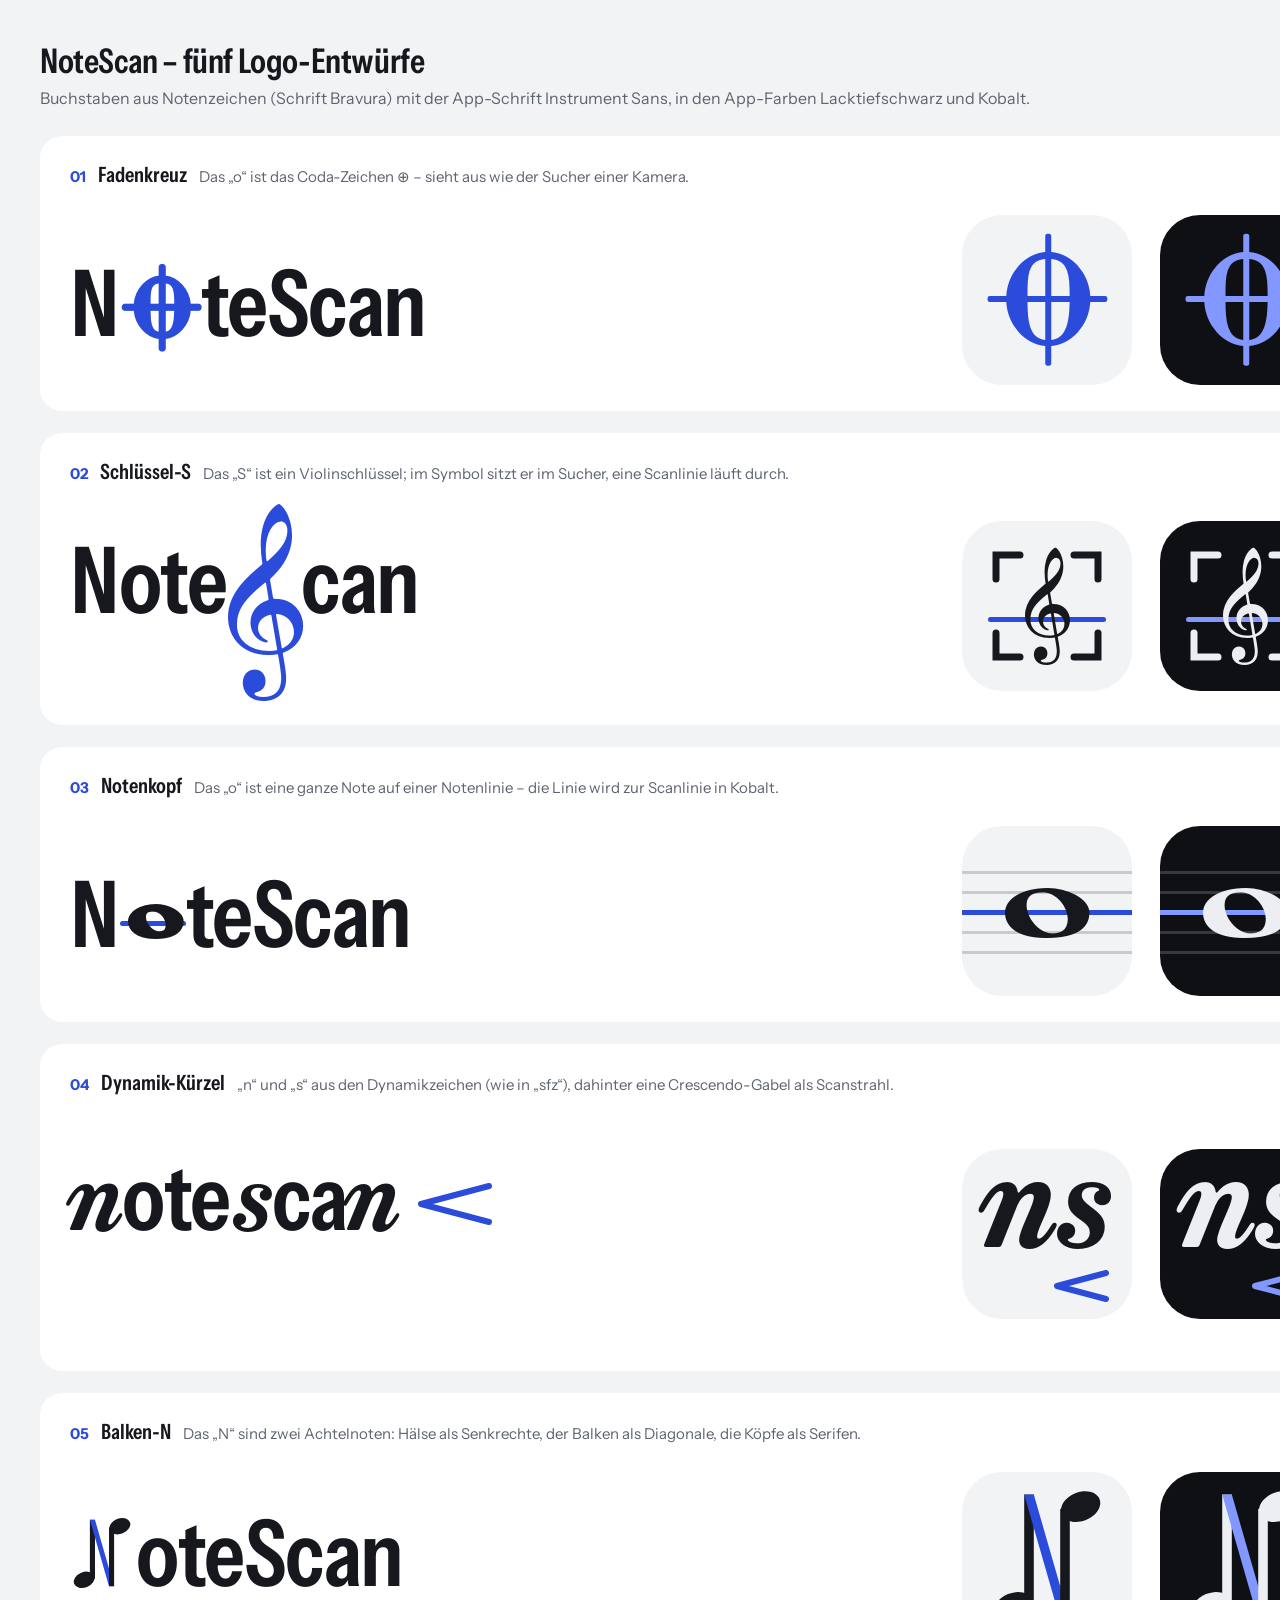
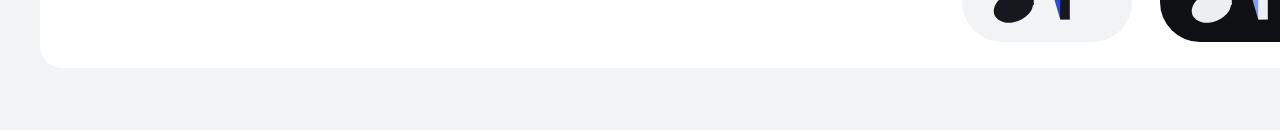
<file: docs/logos/logos.html>
<!doctype html>
<html lang="de">
<head>
<meta charset="utf-8">
<title>NoteScan Logos</title>
<style>
  @font-face { font-family: Bravura; src: url("../../app/src/main/assets/fonts/Bravura.otf"); }
  @font-face { font-family: Inst; src: url("../../app/src/main/res/font/instrument_sans.ttf"); font-weight: 400 700; font-stretch: 75% 100%; }
  :root { --ink: #16181D; --ink2: #5D6370; --kobalt: #2B4BDB; --kobalt-d: #8297FF; --bg: #F2F3F5; --paper: #FFFFFF; --dark: #0E1014; --dark2: #171A20; --light: #ECEEF2; }
  * { box-sizing: border-box; margin: 0; }
  body { background: var(--bg); font-family: Inst, sans-serif; color: var(--ink); padding: 40px; width: 1400px; }
  h1 { font: 620 34px Inst; font-variation-settings: "wdth" 78; letter-spacing: -0.4px; margin-bottom: 6px; }
  .sub { color: var(--ink2); font-size: 16px; margin-bottom: 28px; }
  .card { background: var(--paper); border-radius: 22px; padding: 26px 30px; margin-bottom: 22px; display: grid; grid-template-columns: 1fr 170px 170px; gap: 28px; align-items: center; }
  .label { grid-column: 1 / -1; display: flex; gap: 12px; align-items: baseline; }
  .num { font: 700 15px Inst; color: var(--kobalt); }
  .name { font: 620 21px Inst; font-variation-settings: "wdth" 78; }
  .why { color: var(--ink2); font-size: 15px; }
  .word { font: 620 92px Inst; font-variation-settings: "wdth" 78; letter-spacing: -1.5px; color: var(--ink); white-space: nowrap; line-height: 1; padding: 22px 0 30px; }
  .icon { width: 170px; height: 170px; border-radius: 40px; position: relative; overflow: hidden; display: flex; align-items: center; justify-content: center; }
  .icon.l { background: var(--bg); }
  .icon.d { background: var(--dark); }
  .k { color: var(--kobalt); }
  .icon.d .k { color: var(--kobalt-d); }
  .icon.d .ink { color: var(--light); fill: var(--light); }
  .bra { font-family: Bravura; font-weight: normal; letter-spacing: 0; }
  svg { display: block; }
</style>
</head>
<body>
<h1>NoteScan – fünf Logo-Entwürfe</h1>
<div class="sub">Buchstaben aus Notenzeichen (Schrift Bravura) mit der App-Schrift Instrument Sans, in den App-Farben Lacktiefschwarz und Kobalt.</div>

<!-- 1 Coda als Fadenkreuz -->
<div class="card">
  <div class="label"><span class="num">01</span><span class="name">Fadenkreuz</span><span class="why">Das „o“ ist das Coda-Zeichen ⊕ – sieht aus wie der Sucher einer Kamera.</span></div>
  <div class="word">N<svg width="77" height="92" viewBox="0 0 77 92" style="display:inline-block; overflow:visible; margin:0 2px 0 3px;"><text x="0.3" y="95" font-family="Bravura" font-size="80" fill="#2B4BDB">&#xE048;</text></svg>teScan</div>
  <div class="icon l"><svg width="170" height="170"><text x="25.6" y="131.3" font-family="Bravura" font-size="125" fill="#2B4BDB">&#xE048;</text></svg></div>
  <div class="icon d"><svg width="170" height="170"><text x="25.6" y="131.3" font-family="Bravura" font-size="125" fill="#8297FF">&#xE048;</text></svg></div>
</div>

<!-- 2 Violinschlüssel als S -->
<div class="card">
  <div class="label"><span class="num">02</span><span class="name">Schlüssel-S</span><span class="why">Das „S“ ist ein Violinschlüssel; im Symbol sitzt er im Sucher, eine Scanlinie läuft durch.</span></div>
  <div class="word">Note<span class="bra k" style="font-size:112px; position:relative; top:14px; margin:0 -2px 0 2px;">&#xE050;</span>can</div>
  <div class="icon l">
    <svg width="170" height="170" viewBox="0 0 170 170" style="position:absolute;inset:0">
      <g fill="none" stroke="#16181D" stroke-width="7" stroke-linecap="round" class="ink"><path d="M34 58V34h24M112 34h24v24M136 112v24h-24M58 136H34v-24"/></g>
      <rect x="26" y="96" width="118" height="5" rx="2.5" fill="#2B4BDB"/>
    </svg>
    <svg width="170" height="170" style="position:absolute;inset:0"><text x="62.5" y="99.7" font-family="Bravura" font-size="67" fill="#16181D">&#xE050;</text></svg>
  </div>
  <div class="icon d">
    <svg width="170" height="170" viewBox="0 0 170 170" style="position:absolute;inset:0">
      <g fill="none" stroke="#ECEEF2" stroke-width="7" stroke-linecap="round"><path d="M34 58V34h24M112 34h24v24M136 112v24h-24M58 136H34v-24"/></g>
      <rect x="26" y="96" width="118" height="5" rx="2.5" fill="#8297FF"/>
    </svg>
    <svg width="170" height="170" style="position:absolute;inset:0"><text x="62.5" y="99.7" font-family="Bravura" font-size="67" fill="#ECEEF2">&#xE050;</text></svg>
  </div>
</div>

<!-- 3 Ganze Note als o, Scanlinie -->
<div class="card">
  <div class="label"><span class="num">03</span><span class="name">Notenkopf</span><span class="why">Das „o“ ist eine ganze Note auf einer Notenlinie – die Linie wird zur Scanlinie in Kobalt.</span></div>
  <div class="word">N<svg width="54" height="92" viewBox="0 0 54 92" style="display:inline-block; overflow:visible; margin:0 6px 0 7px;"><rect x="-6" y="66" width="66" height="5" rx="2.5" fill="#2B4BDB"/><text x="1.7" y="68.5" font-family="Bravura" font-size="120" fill="#16181D">&#xE0A2;</text></svg>teScan</div>
  <div class="icon l">
    <svg width="170" height="170" viewBox="0 0 170 170" style="position:absolute;inset:0"><g fill="#16181D" opacity=".18"><rect x="0" y="45" width="170" height="3"/><rect x="0" y="65" width="170" height="3"/><rect x="0" y="105" width="170" height="3"/><rect x="0" y="125" width="170" height="3"/></g><rect x="0" y="84" width="170" height="5" fill="#2B4BDB"/></svg>
    <svg width="170" height="170" style="position:absolute;inset:0"><text x="42.8" y="86.5" font-family="Bravura" font-size="200" fill="#16181D">&#xE0A2;</text></svg>
  </div>
  <div class="icon d">
    <svg width="170" height="170" viewBox="0 0 170 170" style="position:absolute;inset:0"><g fill="#ECEEF2" opacity=".18"><rect x="0" y="45" width="170" height="3"/><rect x="0" y="65" width="170" height="3"/><rect x="0" y="105" width="170" height="3"/><rect x="0" y="125" width="170" height="3"/></g><rect x="0" y="84" width="170" height="5" fill="#8297FF"/></svg>
    <svg width="170" height="170" style="position:absolute;inset:0"><text x="42.8" y="86.5" font-family="Bravura" font-size="200" fill="#ECEEF2">&#xE0A2;</text></svg>
  </div>
</div>

<!-- 4 Dynamik-Kürzel ns -->
<div class="card">
  <div class="label"><span class="num">04</span><span class="name">Dynamik-Kürzel</span><span class="why">„n“ und „s“ aus den Dynamikzeichen (wie in „sfz“), dahinter eine Crescendo-Gabel als Scanstrahl.</span></div>
  <div class="word"><span class="bra" style="font-size:170px;">&#xE526;</span>ote<span class="bra" style="font-size:170px; margin-left:3px;">&#xE524;</span>ca<span class="bra" style="font-size:170px;">&#xE526;</span><svg width="78" height="44" viewBox="0 0 78 44" style="display:inline-block; margin-left:16px; vertical-align:4px;"><path d="M74 4L6 22l68 18" fill="none" stroke="#2B4BDB" stroke-width="6" stroke-linecap="round" stroke-linejoin="round"/></svg></div>
  <div class="icon l"><svg width="170" height="170" style="position:absolute;inset:0"><text x="22" y="98" font-family="Bravura" font-size="236" fill="#16181D">&#xE526;&#xE524;</text></svg><svg width="58" height="34" viewBox="0 0 58 34" style="position:absolute; right:22px; bottom:16px;"><path d="M54 4L5 17l49 13" fill="none" stroke="#2B4BDB" stroke-width="6" stroke-linecap="round" stroke-linejoin="round"/></svg></div>
  <div class="icon d"><svg width="170" height="170" style="position:absolute;inset:0"><text x="22" y="98" font-family="Bravura" font-size="236" fill="#ECEEF2">&#xE526;&#xE524;</text></svg><svg width="58" height="34" viewBox="0 0 58 34" style="position:absolute; right:22px; bottom:16px;"><path d="M54 4L5 17l49 13" fill="none" stroke="#8297FF" stroke-width="6" stroke-linecap="round" stroke-linejoin="round"/></svg></div>
</div>

<!-- 5 Balken-N -->
<div class="card">
  <div class="label"><span class="num">05</span><span class="name">Balken-N</span><span class="why">Das „N“ sind zwei Achtelnoten: Hälse als Senkrechte, der Balken als Diagonale, die Köpfe als Serifen.</span></div>
  <div class="word"><svg width="64" height="74" viewBox="0 0 100 116" style="display:inline-block; vertical-align:-4px; margin-right:2px; overflow:visible;">
      <ellipse cx="22" cy="100" rx="17" ry="12" transform="rotate(-22 22 100)" fill="#16181D"/>
      <rect x="31" y="6" width="8" height="92" fill="#16181D"/>
      <polygon points="31,6 39,6 69,110 61,110" fill="#2B4BDB"/>
      <rect x="61" y="18" width="8" height="92" fill="#16181D"/>
      <ellipse cx="78" cy="16" rx="17" ry="12" transform="rotate(-22 78 16)" fill="#16181D"/>
    </svg>oteScan</div>
  <div class="icon l"><svg width="120" height="140" viewBox="0 0 100 116">
      <ellipse cx="22" cy="100" rx="17" ry="12" transform="rotate(-22 22 100)" fill="#16181D"/>
      <rect x="31" y="6" width="8" height="92" fill="#16181D"/>
      <polygon points="31,6 39,6 69,110 61,110" fill="#2B4BDB"/>
      <rect x="61" y="18" width="8" height="92" fill="#16181D"/>
      <ellipse cx="78" cy="16" rx="17" ry="12" transform="rotate(-22 78 16)" fill="#16181D"/>
    </svg></div>
  <div class="icon d"><svg width="120" height="140" viewBox="0 0 100 116">
      <ellipse cx="22" cy="100" rx="17" ry="12" transform="rotate(-22 22 100)" fill="#ECEEF2"/>
      <rect x="31" y="6" width="8" height="92" fill="#ECEEF2"/>
      <polygon points="31,6 39,6 69,110 61,110" fill="#8297FF"/>
      <rect x="61" y="18" width="8" height="92" fill="#ECEEF2"/>
      <ellipse cx="78" cy="16" rx="17" ry="12" transform="rotate(-22 78 16)" fill="#ECEEF2"/>
    </svg></div>
</div>
</body>
</html>
</file>
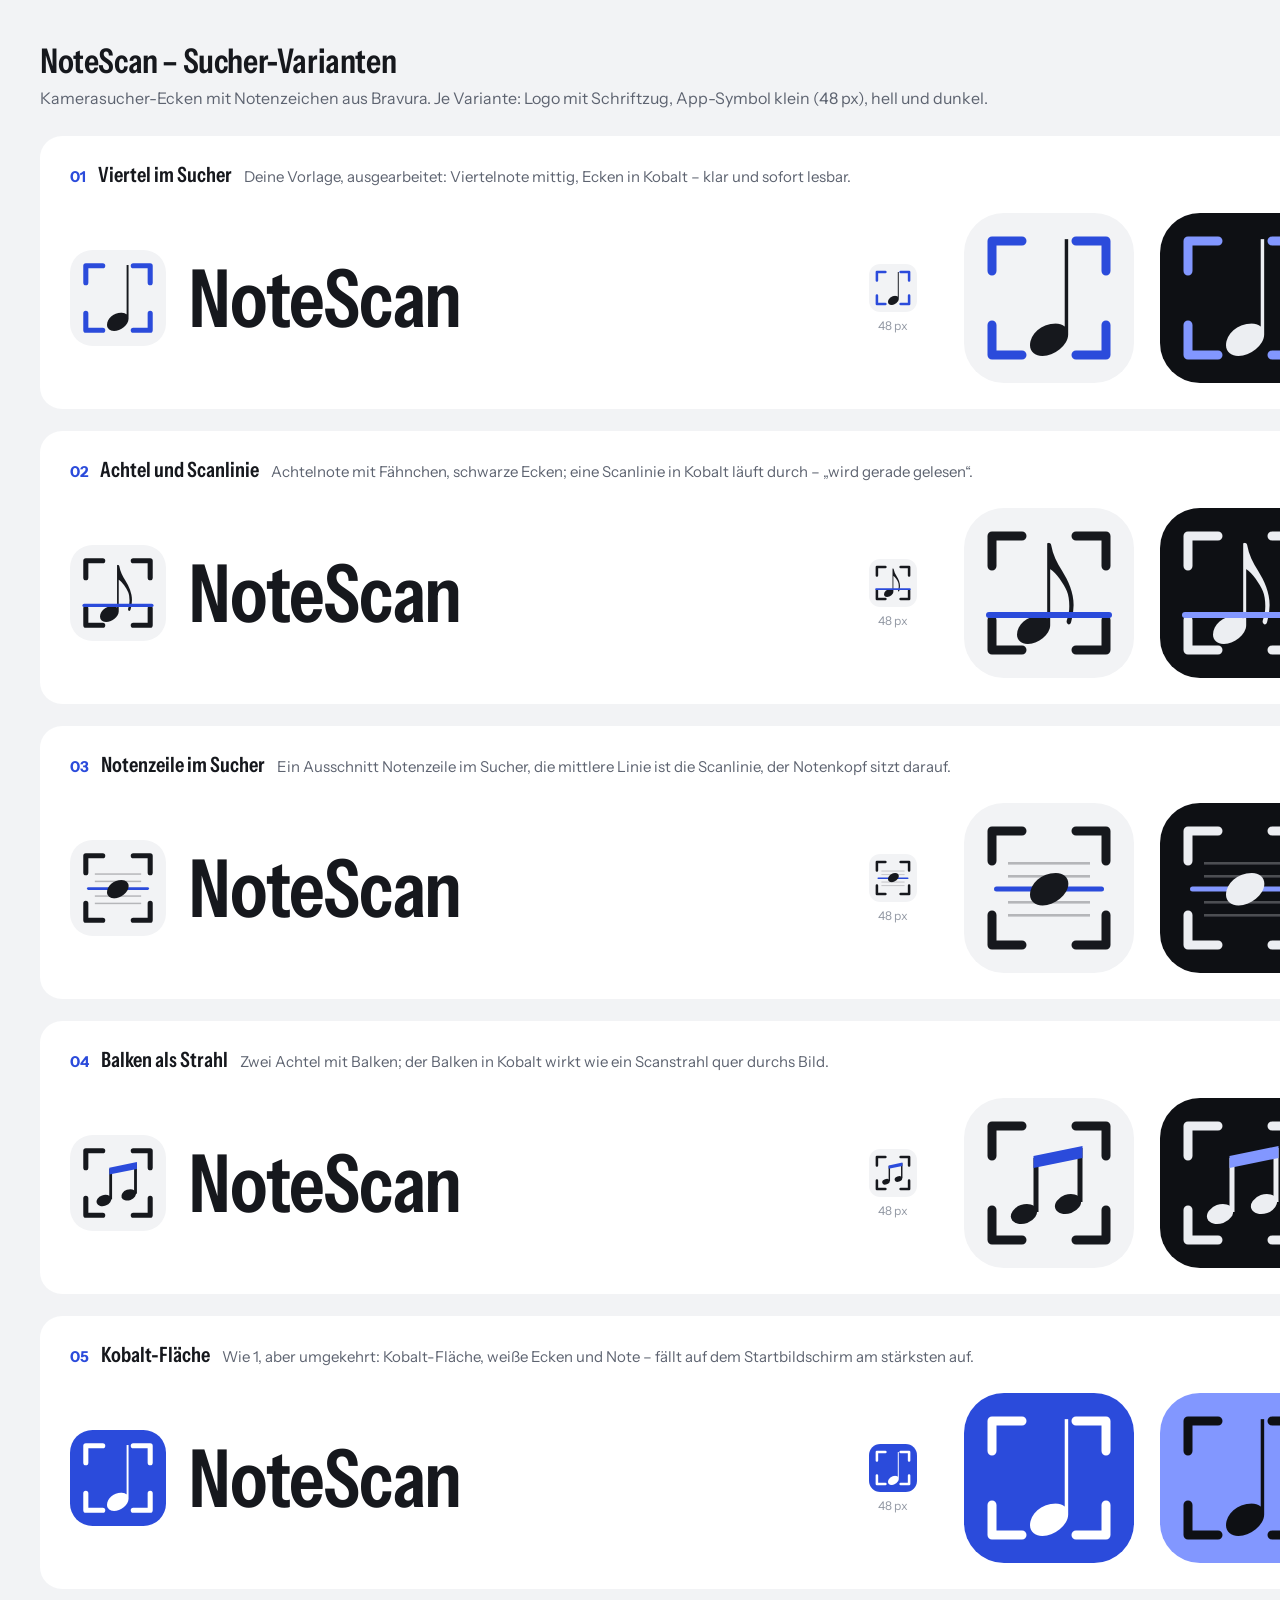
<file: docs/logos/logos2.html>
<!doctype html>
<html lang="de"><head><meta charset="utf-8"><title>NoteScan Sucher-Logos</title>
<style>
  @font-face { font-family: Bravura; src: url("../../app/src/main/assets/fonts/Bravura.otf"); }
  @font-face { font-family: Inst; src: url("../../app/src/main/res/font/instrument_sans.ttf"); font-weight: 400 700; font-stretch: 75% 100%; }
  * { box-sizing: border-box; margin: 0; }
  body { background: #F2F3F5; font-family: Inst, sans-serif; color: #16181D; padding: 40px; width: 1400px; }
  h1 { font: 620 34px Inst; font-variation-settings: "wdth" 78; letter-spacing: -.4px; margin-bottom: 6px; }
  .sub { color: #5D6370; font-size: 16px; margin-bottom: 28px; }
  .card { background: #fff; border-radius: 22px; padding: 26px 30px; margin-bottom: 22px; display: grid;
          grid-template-columns: 1fr 90px 170px 170px; gap: 26px; align-items: center; }
  .label { grid-column: 1 / -1; display: flex; gap: 12px; align-items: baseline; }
  .num { font: 700 15px Inst; color: #2B4BDB; }
  .name { font: 620 21px Inst; font-variation-settings: "wdth" 78; }
  .why { color: #5D6370; font-size: 15px; }
  .lock { display: flex; align-items: center; gap: 22px; }
  .word { font: 620 80px Inst; font-variation-settings: "wdth" 78; letter-spacing: -1.4px; line-height: 1; }
  .mini { display: flex; flex-direction: column; align-items: center; gap: 6px; color: #9399A4; font-size: 12px; }
  svg { display: block; }
</style></head><body>
<h1>NoteScan – Sucher-Varianten</h1>
<div class="sub">Kamerasucher-Ecken mit Notenzeichen aus Bravura. Je Variante: Logo mit Schriftzug, App-Symbol klein (48 px), hell und dunkel.</div>

<div class="card">
  <div class="label"><span class="num">01</span><span class="name">Viertel im Sucher</span><span class="why">Deine Vorlage, ausgearbeitet: Viertelnote mittig, Ecken in Kobalt – klar und sofort lesbar.</span></div>
  <div class="lock"><svg viewBox="0 0 170 170" width="96" height="96"><rect width="170" height="170" rx="40" fill="#F2F3F5"/><g fill="none" stroke="#2B4BDB" stroke-width="9" stroke-linecap="round" stroke-linejoin="round"><path d="M28 58V28h30M112 28h30v30M142 112v30h-30M58 142H28v-30"/></g><text x="65.9" y="127.2" font-family="Bravura" font-size="115" fill="#16181D">&#xE1D5;</text></svg><span class="word">NoteScan</span></div>
  <div class="mini"><svg viewBox="0 0 170 170" width="48" height="48"><rect width="170" height="170" rx="40" fill="#F2F3F5"/><g fill="none" stroke="#2B4BDB" stroke-width="9" stroke-linecap="round" stroke-linejoin="round"><path d="M28 58V28h30M112 28h30v30M142 112v30h-30M58 142H28v-30"/></g><text x="65.9" y="127.2" font-family="Bravura" font-size="115" fill="#16181D">&#xE1D5;</text></svg><span>48 px</span></div>
  <svg viewBox="0 0 170 170" width="170" height="170"><rect width="170" height="170" rx="40" fill="#F2F3F5"/><g fill="none" stroke="#2B4BDB" stroke-width="9" stroke-linecap="round" stroke-linejoin="round"><path d="M28 58V28h30M112 28h30v30M142 112v30h-30M58 142H28v-30"/></g><text x="65.9" y="127.2" font-family="Bravura" font-size="115" fill="#16181D">&#xE1D5;</text></svg>
  <svg viewBox="0 0 170 170" width="170" height="170"><rect width="170" height="170" rx="40" fill="#0E1014"/><g fill="none" stroke="#8297FF" stroke-width="9" stroke-linecap="round" stroke-linejoin="round"><path d="M28 58V28h30M112 28h30v30M142 112v30h-30M58 142H28v-30"/></g><text x="65.9" y="127.2" font-family="Bravura" font-size="115" fill="#ECEEF2">&#xE1D5;</text></svg>
</div>
<div class="card">
  <div class="label"><span class="num">02</span><span class="name">Achtel und Scanlinie</span><span class="why">Achtelnote mit Fähnchen, schwarze Ecken; eine Scanlinie in Kobalt läuft durch – „wird gerade gelesen“.</span></div>
  <div class="lock"><svg viewBox="0 0 170 170" width="96" height="96"><rect width="170" height="170" rx="40" fill="#F2F3F5"/><g fill="none" stroke="#16181D" stroke-width="9" stroke-linecap="round" stroke-linejoin="round"><path d="M28 58V28h30M112 28h30v30M142 112v30h-30M58 142H28v-30"/></g><text x="52.7" y="121.7" font-family="Bravura" font-size="100" fill="#16181D">&#xE1D7;</text><rect x="22" y="104" width="126" height="6" rx="3" fill="#2B4BDB"/></svg><span class="word">NoteScan</span></div>
  <div class="mini"><svg viewBox="0 0 170 170" width="48" height="48"><rect width="170" height="170" rx="40" fill="#F2F3F5"/><g fill="none" stroke="#16181D" stroke-width="9" stroke-linecap="round" stroke-linejoin="round"><path d="M28 58V28h30M112 28h30v30M142 112v30h-30M58 142H28v-30"/></g><text x="52.7" y="121.7" font-family="Bravura" font-size="100" fill="#16181D">&#xE1D7;</text><rect x="22" y="104" width="126" height="6" rx="3" fill="#2B4BDB"/></svg><span>48 px</span></div>
  <svg viewBox="0 0 170 170" width="170" height="170"><rect width="170" height="170" rx="40" fill="#F2F3F5"/><g fill="none" stroke="#16181D" stroke-width="9" stroke-linecap="round" stroke-linejoin="round"><path d="M28 58V28h30M112 28h30v30M142 112v30h-30M58 142H28v-30"/></g><text x="52.7" y="121.7" font-family="Bravura" font-size="100" fill="#16181D">&#xE1D7;</text><rect x="22" y="104" width="126" height="6" rx="3" fill="#2B4BDB"/></svg>
  <svg viewBox="0 0 170 170" width="170" height="170"><rect width="170" height="170" rx="40" fill="#0E1014"/><g fill="none" stroke="#ECEEF2" stroke-width="9" stroke-linecap="round" stroke-linejoin="round"><path d="M28 58V28h30M112 28h30v30M142 112v30h-30M58 142H28v-30"/></g><text x="52.7" y="121.7" font-family="Bravura" font-size="100" fill="#ECEEF2">&#xE1D7;</text><rect x="22" y="104" width="126" height="6" rx="3" fill="#8297FF"/></svg>
</div>
<div class="card">
  <div class="label"><span class="num">03</span><span class="name">Notenzeile im Sucher</span><span class="why">Ein Ausschnitt Notenzeile im Sucher, die mittlere Linie ist die Scanlinie, der Notenkopf sitzt darauf.</span></div>
  <div class="lock"><svg viewBox="0 0 170 170" width="96" height="96"><rect width="170" height="170" rx="40" fill="#F2F3F5"/><g fill="none" stroke="#16181D" stroke-width="9" stroke-linecap="round" stroke-linejoin="round"><path d="M28 58V28h30M112 28h30v30M142 112v30h-30M58 142H28v-30"/></g><rect x="44" y="59" width="82" height="2.6" fill="#16181D" opacity=".28"/><rect x="44" y="72" width="82" height="2.6" fill="#16181D" opacity=".28"/><rect x="44" y="98" width="82" height="2.6" fill="#16181D" opacity=".28"/><rect x="44" y="111" width="82" height="2.6" fill="#16181D" opacity=".28"/><rect x="30" y="83.5" width="110" height="5" rx="2.5" fill="#2B4BDB"/><text x="65.8" y="86.0" font-family="Bravura" font-size="130" fill="#16181D">&#xE0A4;</text></svg><span class="word">NoteScan</span></div>
  <div class="mini"><svg viewBox="0 0 170 170" width="48" height="48"><rect width="170" height="170" rx="40" fill="#F2F3F5"/><g fill="none" stroke="#16181D" stroke-width="9" stroke-linecap="round" stroke-linejoin="round"><path d="M28 58V28h30M112 28h30v30M142 112v30h-30M58 142H28v-30"/></g><rect x="44" y="59" width="82" height="2.6" fill="#16181D" opacity=".28"/><rect x="44" y="72" width="82" height="2.6" fill="#16181D" opacity=".28"/><rect x="44" y="98" width="82" height="2.6" fill="#16181D" opacity=".28"/><rect x="44" y="111" width="82" height="2.6" fill="#16181D" opacity=".28"/><rect x="30" y="83.5" width="110" height="5" rx="2.5" fill="#2B4BDB"/><text x="65.8" y="86.0" font-family="Bravura" font-size="130" fill="#16181D">&#xE0A4;</text></svg><span>48 px</span></div>
  <svg viewBox="0 0 170 170" width="170" height="170"><rect width="170" height="170" rx="40" fill="#F2F3F5"/><g fill="none" stroke="#16181D" stroke-width="9" stroke-linecap="round" stroke-linejoin="round"><path d="M28 58V28h30M112 28h30v30M142 112v30h-30M58 142H28v-30"/></g><rect x="44" y="59" width="82" height="2.6" fill="#16181D" opacity=".28"/><rect x="44" y="72" width="82" height="2.6" fill="#16181D" opacity=".28"/><rect x="44" y="98" width="82" height="2.6" fill="#16181D" opacity=".28"/><rect x="44" y="111" width="82" height="2.6" fill="#16181D" opacity=".28"/><rect x="30" y="83.5" width="110" height="5" rx="2.5" fill="#2B4BDB"/><text x="65.8" y="86.0" font-family="Bravura" font-size="130" fill="#16181D">&#xE0A4;</text></svg>
  <svg viewBox="0 0 170 170" width="170" height="170"><rect width="170" height="170" rx="40" fill="#0E1014"/><g fill="none" stroke="#ECEEF2" stroke-width="9" stroke-linecap="round" stroke-linejoin="round"><path d="M28 58V28h30M112 28h30v30M142 112v30h-30M58 142H28v-30"/></g><rect x="44" y="59" width="82" height="2.6" fill="#ECEEF2" opacity=".28"/><rect x="44" y="72" width="82" height="2.6" fill="#ECEEF2" opacity=".28"/><rect x="44" y="98" width="82" height="2.6" fill="#ECEEF2" opacity=".28"/><rect x="44" y="111" width="82" height="2.6" fill="#ECEEF2" opacity=".28"/><rect x="30" y="83.5" width="110" height="5" rx="2.5" fill="#8297FF"/><text x="65.8" y="86.0" font-family="Bravura" font-size="130" fill="#ECEEF2">&#xE0A4;</text></svg>
</div>
<div class="card">
  <div class="label"><span class="num">04</span><span class="name">Balken als Strahl</span><span class="why">Zwei Achtel mit Balken; der Balken in Kobalt wirkt wie ein Scanstrahl quer durchs Bild.</span></div>
  <div class="lock"><svg viewBox="0 0 170 170" width="96" height="96"><rect width="170" height="170" rx="40" fill="#F2F3F5"/><g fill="none" stroke="#16181D" stroke-width="9" stroke-linecap="round" stroke-linejoin="round"><path d="M28 58V28h30M112 28h30v30M142 112v30h-30M58 142H28v-30"/></g><rect x="69.5" y="60" width="5" height="54" fill="#16181D"/><rect x="113.5" y="50" width="5" height="54" fill="#16181D"/><polygon points="69.5,58 118.5,48 118.5,60 69.5,70" fill="#2B4BDB"/><ellipse cx="60" cy="116" rx="13.5" ry="9.5" transform="rotate(-20 60 116)" fill="#16181D"/><ellipse cx="104" cy="106" rx="13.5" ry="9.5" transform="rotate(-20 104 106)" fill="#16181D"/></svg><span class="word">NoteScan</span></div>
  <div class="mini"><svg viewBox="0 0 170 170" width="48" height="48"><rect width="170" height="170" rx="40" fill="#F2F3F5"/><g fill="none" stroke="#16181D" stroke-width="9" stroke-linecap="round" stroke-linejoin="round"><path d="M28 58V28h30M112 28h30v30M142 112v30h-30M58 142H28v-30"/></g><rect x="69.5" y="60" width="5" height="54" fill="#16181D"/><rect x="113.5" y="50" width="5" height="54" fill="#16181D"/><polygon points="69.5,58 118.5,48 118.5,60 69.5,70" fill="#2B4BDB"/><ellipse cx="60" cy="116" rx="13.5" ry="9.5" transform="rotate(-20 60 116)" fill="#16181D"/><ellipse cx="104" cy="106" rx="13.5" ry="9.5" transform="rotate(-20 104 106)" fill="#16181D"/></svg><span>48 px</span></div>
  <svg viewBox="0 0 170 170" width="170" height="170"><rect width="170" height="170" rx="40" fill="#F2F3F5"/><g fill="none" stroke="#16181D" stroke-width="9" stroke-linecap="round" stroke-linejoin="round"><path d="M28 58V28h30M112 28h30v30M142 112v30h-30M58 142H28v-30"/></g><rect x="69.5" y="60" width="5" height="54" fill="#16181D"/><rect x="113.5" y="50" width="5" height="54" fill="#16181D"/><polygon points="69.5,58 118.5,48 118.5,60 69.5,70" fill="#2B4BDB"/><ellipse cx="60" cy="116" rx="13.5" ry="9.5" transform="rotate(-20 60 116)" fill="#16181D"/><ellipse cx="104" cy="106" rx="13.5" ry="9.5" transform="rotate(-20 104 106)" fill="#16181D"/></svg>
  <svg viewBox="0 0 170 170" width="170" height="170"><rect width="170" height="170" rx="40" fill="#0E1014"/><g fill="none" stroke="#ECEEF2" stroke-width="9" stroke-linecap="round" stroke-linejoin="round"><path d="M28 58V28h30M112 28h30v30M142 112v30h-30M58 142H28v-30"/></g><rect x="69.5" y="60" width="5" height="54" fill="#ECEEF2"/><rect x="113.5" y="50" width="5" height="54" fill="#ECEEF2"/><polygon points="69.5,58 118.5,48 118.5,60 69.5,70" fill="#8297FF"/><ellipse cx="60" cy="116" rx="13.5" ry="9.5" transform="rotate(-20 60 116)" fill="#ECEEF2"/><ellipse cx="104" cy="106" rx="13.5" ry="9.5" transform="rotate(-20 104 106)" fill="#ECEEF2"/></svg>
</div>
<div class="card">
  <div class="label"><span class="num">05</span><span class="name">Kobalt-Fläche</span><span class="why">Wie 1, aber umgekehrt: Kobalt-Fläche, weiße Ecken und Note – fällt auf dem Startbildschirm am stärksten auf.</span></div>
  <div class="lock"><svg viewBox="0 0 170 170" width="96" height="96"><rect width="170" height="170" rx="40" fill="#2B4BDB"/><g fill="none" stroke="#FFFFFF" stroke-width="9" stroke-linecap="round" stroke-linejoin="round"><path d="M28 58V28h30M112 28h30v30M142 112v30h-30M58 142H28v-30"/></g><text x="65.9" y="127.2" font-family="Bravura" font-size="115" fill="#FFFFFF">&#xE1D5;</text></svg><span class="word">NoteScan</span></div>
  <div class="mini"><svg viewBox="0 0 170 170" width="48" height="48"><rect width="170" height="170" rx="40" fill="#2B4BDB"/><g fill="none" stroke="#FFFFFF" stroke-width="9" stroke-linecap="round" stroke-linejoin="round"><path d="M28 58V28h30M112 28h30v30M142 112v30h-30M58 142H28v-30"/></g><text x="65.9" y="127.2" font-family="Bravura" font-size="115" fill="#FFFFFF">&#xE1D5;</text></svg><span>48 px</span></div>
  <svg viewBox="0 0 170 170" width="170" height="170"><rect width="170" height="170" rx="40" fill="#2B4BDB"/><g fill="none" stroke="#FFFFFF" stroke-width="9" stroke-linecap="round" stroke-linejoin="round"><path d="M28 58V28h30M112 28h30v30M142 112v30h-30M58 142H28v-30"/></g><text x="65.9" y="127.2" font-family="Bravura" font-size="115" fill="#FFFFFF">&#xE1D5;</text></svg>
  <svg viewBox="0 0 170 170" width="170" height="170"><rect width="170" height="170" rx="40" fill="#8297FF"/><g fill="none" stroke="#0E1014" stroke-width="9" stroke-linecap="round" stroke-linejoin="round"><path d="M28 58V28h30M112 28h30v30M142 112v30h-30M58 142H28v-30"/></g><text x="65.9" y="127.2" font-family="Bravura" font-size="115" fill="#0E1014">&#xE1D5;</text></svg>
</div>
</body></html>
</file>
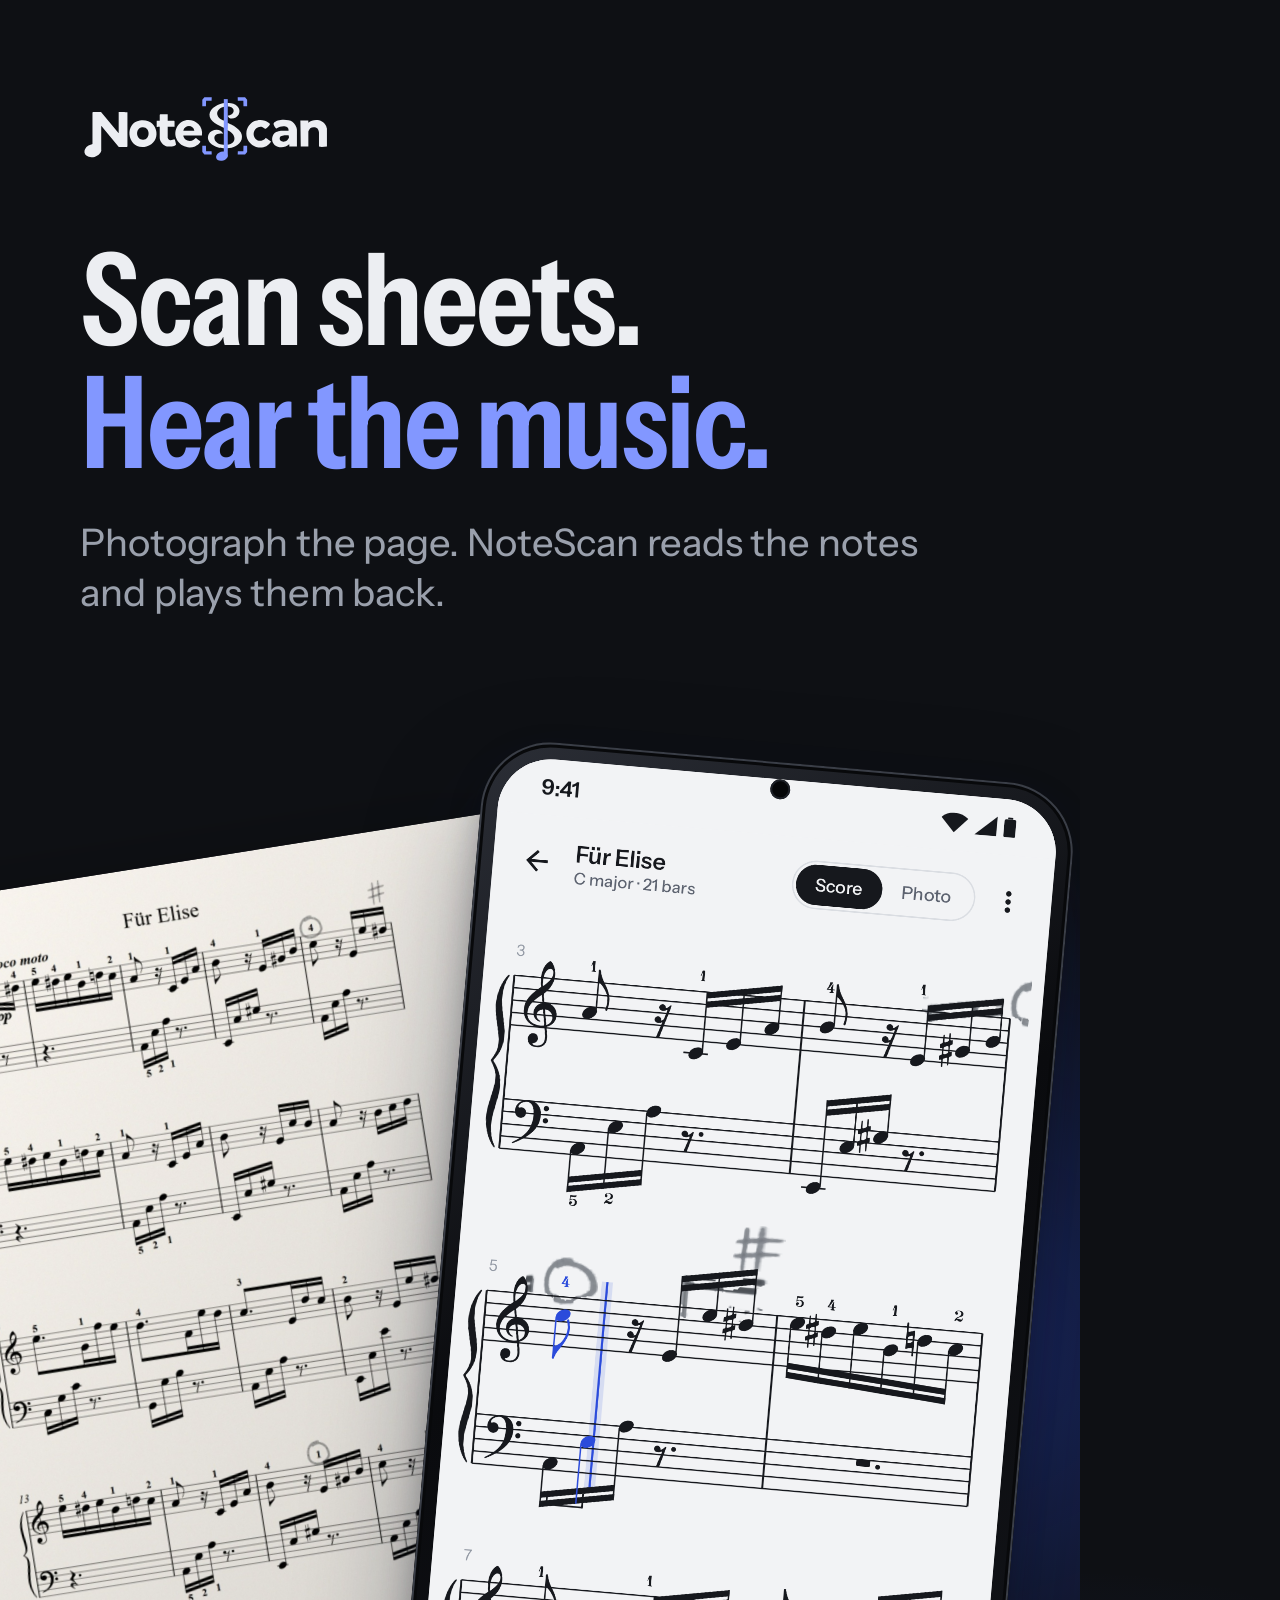
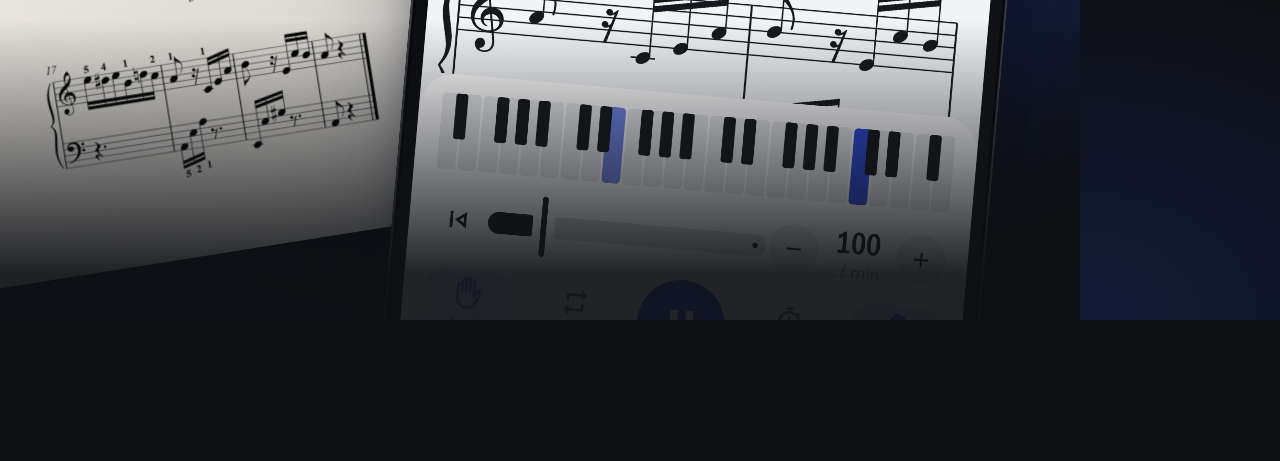
<file: store/src/01_hero.html>
<!doctype html><html><head><meta charset="utf-8"><link rel="stylesheet" href="store.css">
<style>
body { background: radial-gradient(900px 700px at 85% 70%, rgba(43,75,219,.38), transparent 70%), radial-gradient(700px 500px at 0% 100%, rgba(43,75,219,.18), transparent 70%), var(--night); }
.logo { position: absolute; left: 80px; top: 92px; height: 74px; }
.txt { position: absolute; left: 80px; top: 238px; right: 70px; }
.txt .h { font-size: 128px; }
.txt .sub { margin-top: 34px; max-width: 860px; }
.sheet { position: absolute; left: -120px; top: 860px; width: 700px; transform: rotate(-9deg); border-radius: 6px;
  box-shadow: 0 40px 90px rgba(0,0,0,.55); filter: saturate(.9); }
.phone { --w: 560px; left: 430px; top: 760px; transform: rotate(5deg); }
.glow { position: absolute; left: 0; right: 0; bottom: 0; height: 300px; background: linear-gradient(rgba(14,16,20,0), rgba(14,16,20,.92) 85%); }
.keys { left: -20px; right: -20px; bottom: -40px; height: 210px; transform: perspective(900px) rotateX(38deg); transform-origin: bottom; opacity: .95; }
.keys .w { background: #1a1d24; box-shadow: inset 0 -8px 0 rgba(0,0,0,.4); }
.keys .b { background: #050608; }
</style></head><body class="on-dark">
<img class="logo" src="logo_long_dark.svg">
<div class="txt">
  <div class="h">Scan sheets.<br><span class="hl">Hear the music.</span></div>
  <div class="sub">Photograph the page. NoteScan reads the notes and plays them back.</div>
</div>
<img class="sheet" src="img/sheet_flat.jpg">
<div class="phone" data-shot="img/play.png"></div>
<div class="glow"></div>

<script src="store.js"></script></body></html>
</file>
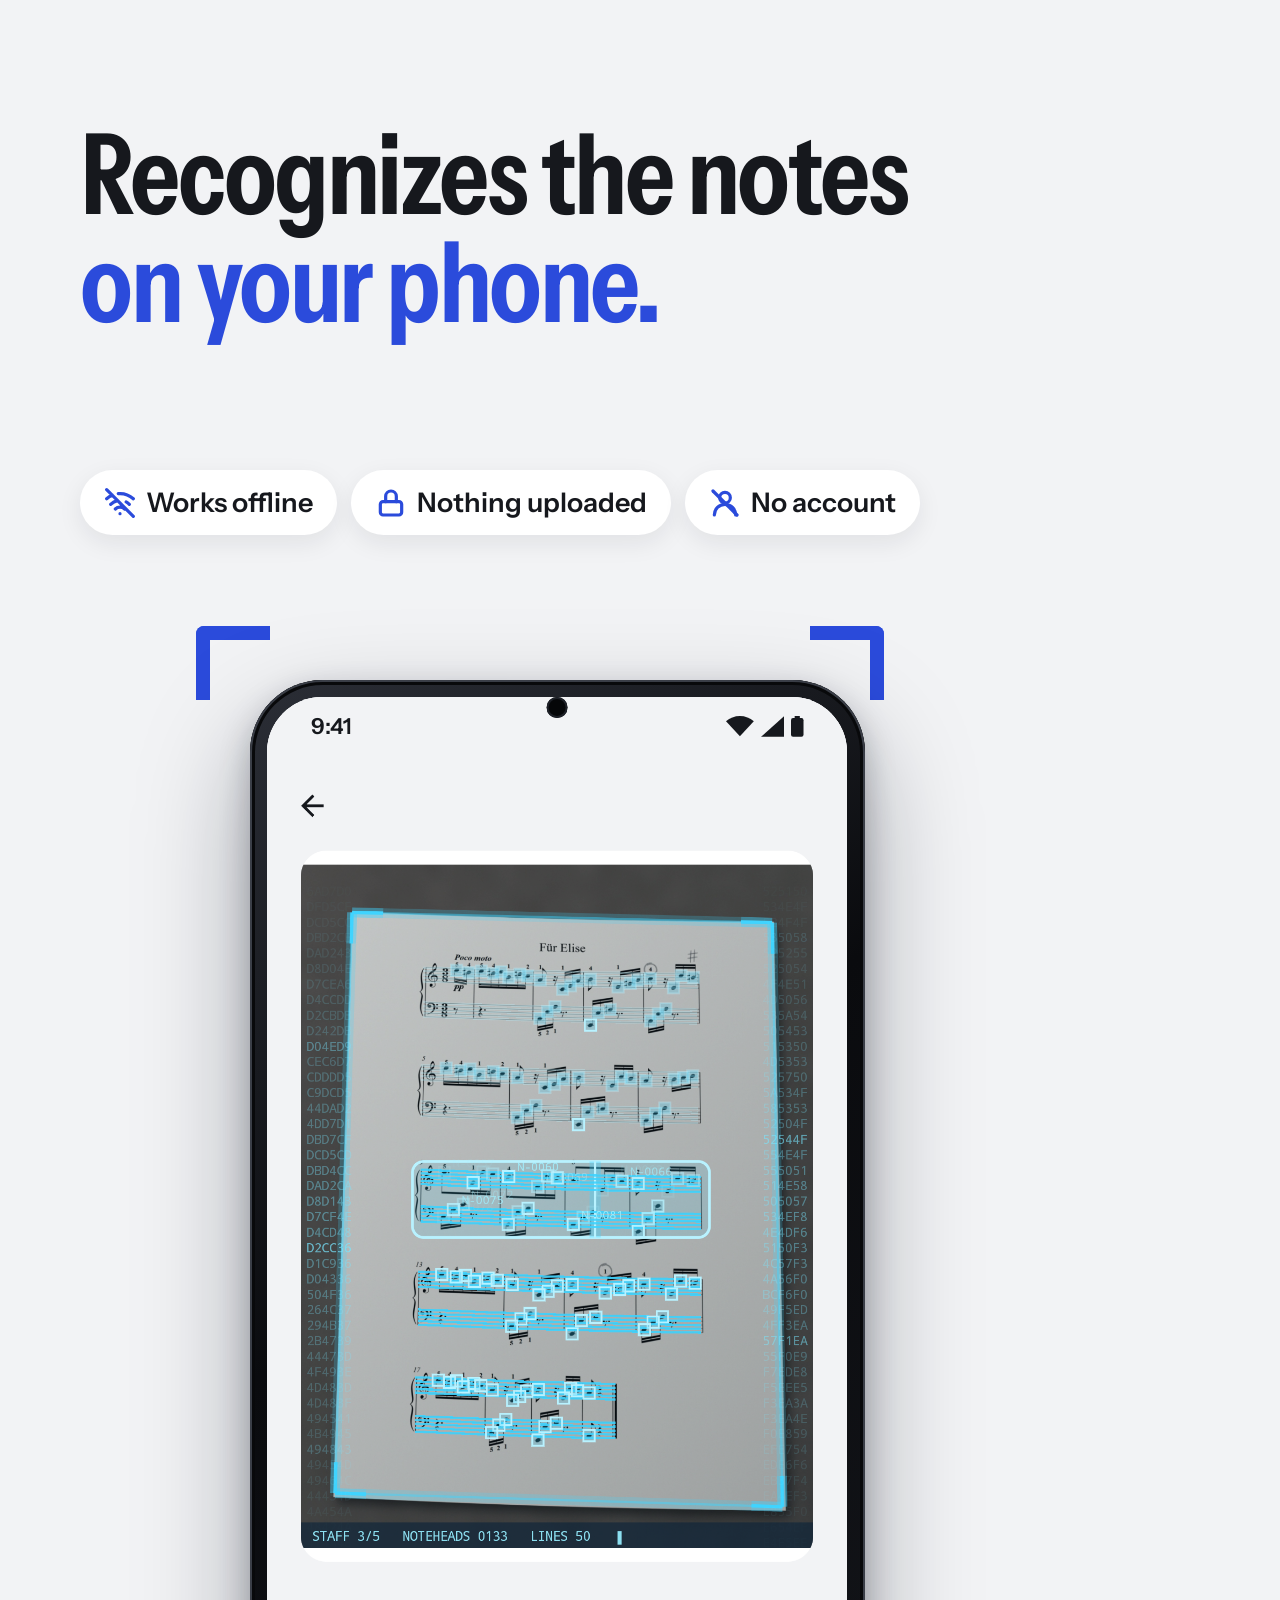
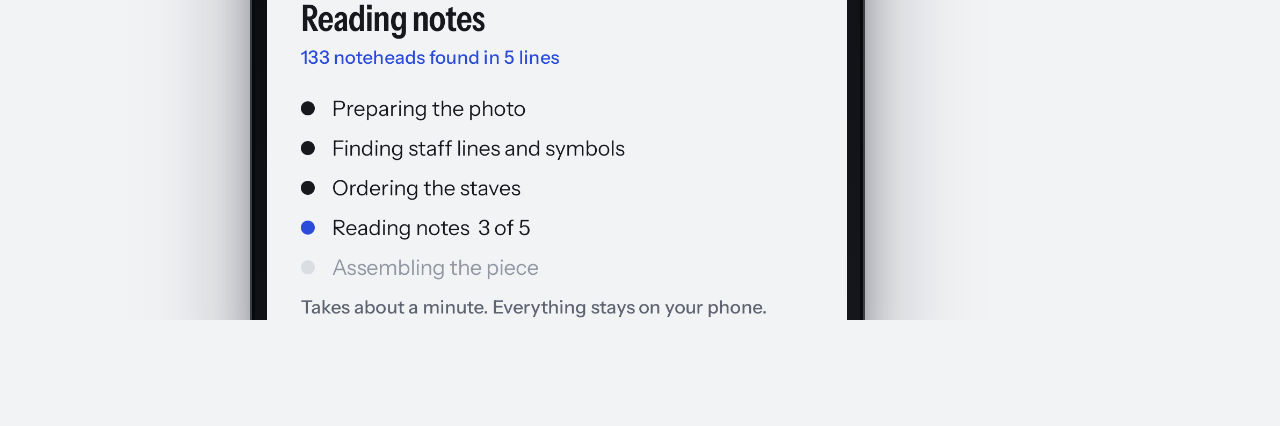
<file: store/src/02_scan.html>
<!doctype html><html><head><meta charset="utf-8"><link rel="stylesheet" href="store.css">
<style>
.txt { position: absolute; left: 80px; right: 80px; top: 120px; }
.chips { position: absolute; left: 80px; right: 40px; top: 470px; display: flex; flex-wrap: wrap; gap: 14px; }
.chip { font-size: 27px; padding: 16px 24px; gap: 10px; }
.phone { --w: 580px; left: 250px; top: 680px; }
.finder { left: 196px; top: 626px; width: 688px; height: 1400px; }
</style></head><body>
<div class="txt">
  <div class="h">Recognizes the notes<br><span class="hl">on your phone.</span></div>
</div>
<div class="chips">
  <span class="chip"><svg viewBox="0 0 24 24"><path d="M2 2l20 20M8.5 16.5a5 5 0 0 1 7 0M5 13a10 10 0 0 1 5.2-2.8M19 13a10 10 0 0 0-2.4-1.8M2 8.8a15 15 0 0 1 4.3-2.6M22 8.8A15 15 0 0 0 10.7 5M12 20h.01"/></svg>Works offline</span>
  <span class="chip"><svg viewBox="0 0 24 24"><rect x="4" y="11" width="16" height="10" rx="2"/><path d="M8 11V7a4 4 0 0 1 8 0v4"/></svg>Nothing uploaded</span>
  <span class="chip"><svg viewBox="0 0 24 24"><circle cx="12" cy="8" r="4"/><path d="M4 21a8 8 0 0 1 16 0"/><path d="M3 3l18 18"/></svg>No account</span>
</div>
<div class="finder"><i></i><i></i><i></i><i></i></div>
<div class="phone" data-shot="img/scan.png"></div>
<script src="store.js"></script></body></html>
</file>
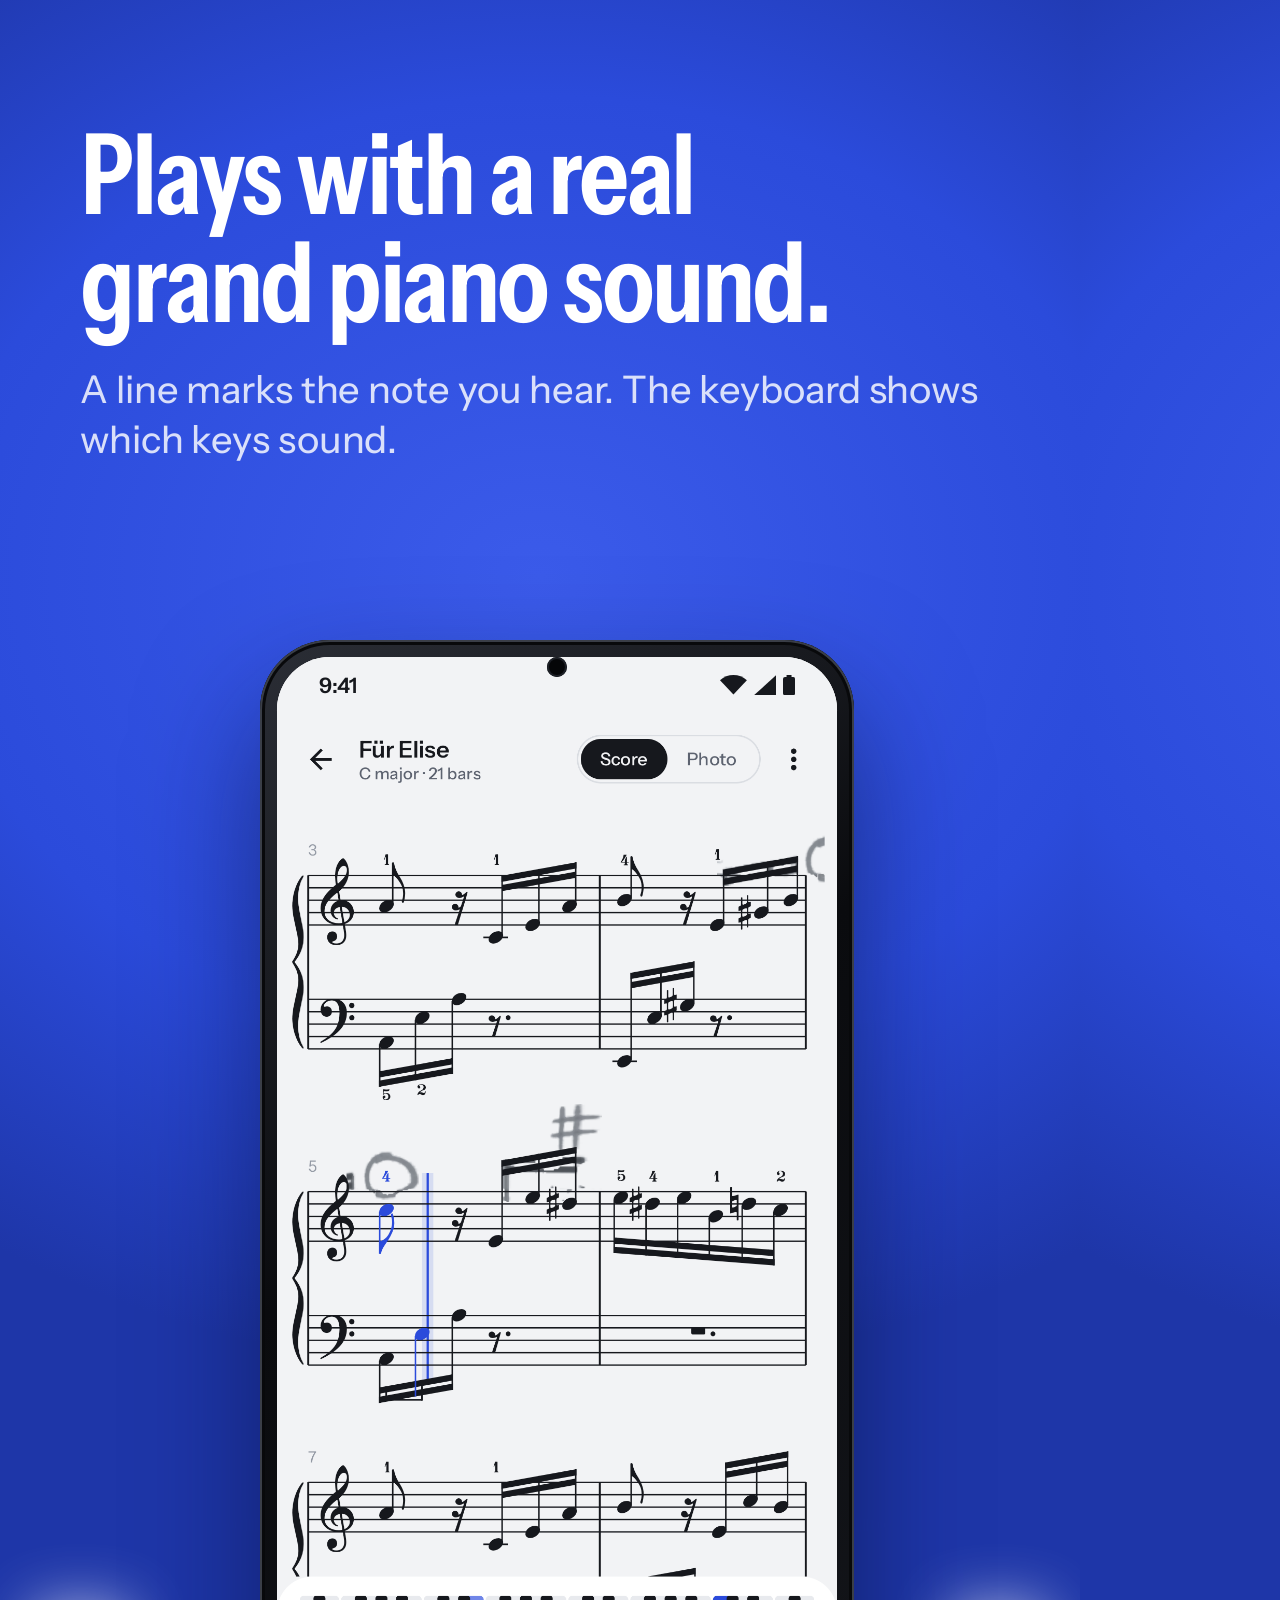
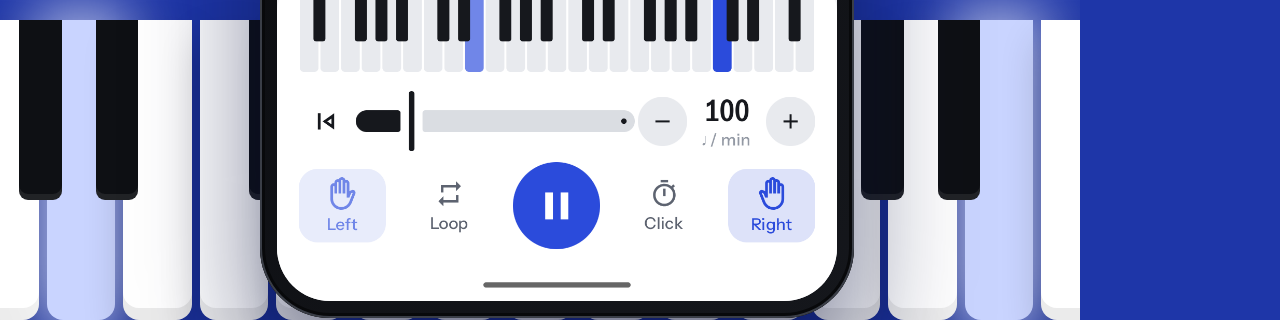
<file: store/src/03_play.html>
<!doctype html><html><head><meta charset="utf-8"><link rel="stylesheet" href="store.css">
<style>
body { background: radial-gradient(1000px 800px at 50% 30%, #3B5BEA, var(--accent) 60%, var(--accent-dk)); }
.txt { position: absolute; left: 80px; right: 80px; top: 120px; color: #fff; }
.txt .h { color: #fff; }
.txt .sub { color: rgba(255,255,255,.82); margin-top: 30px; }
.keys { left: -30px; right: -30px; bottom: 0; height: 300px; gap: 8px; }
.keys .w { border-radius: 0 0 16px 16px; box-shadow: inset 0 -12px 0 rgba(0,0,0,.08), 0 20px 40px rgba(0,0,0,.2); }
.keys .on-key { background: #C9D4FF !important; box-shadow: 0 0 60px 14px rgba(255,255,255,.65) !important; }
.keys .b.on-key { background: #fff !important; }
.phone { --w: 560px; left: 260px; top: 640px; z-index: 5; box-shadow: inset 0 0 0 2px #3a3e47, inset 0 0 0 5px #08090b, 0 60px 120px rgba(8, 14, 60, .55); }
</style></head><body>
<div class="txt">
  <div class="h">Plays with a real<br>grand piano sound.</div>
  <div class="sub">A line marks the note you hear. The keyboard shows which keys sound.</div>
</div>
<div class="keys" data-n="15" data-start="0" data-on="w1,b2,w13"></div>
<div class="phone" data-shot="img/play.png"></div>
<script src="store.js"></script></body></html>
</file>
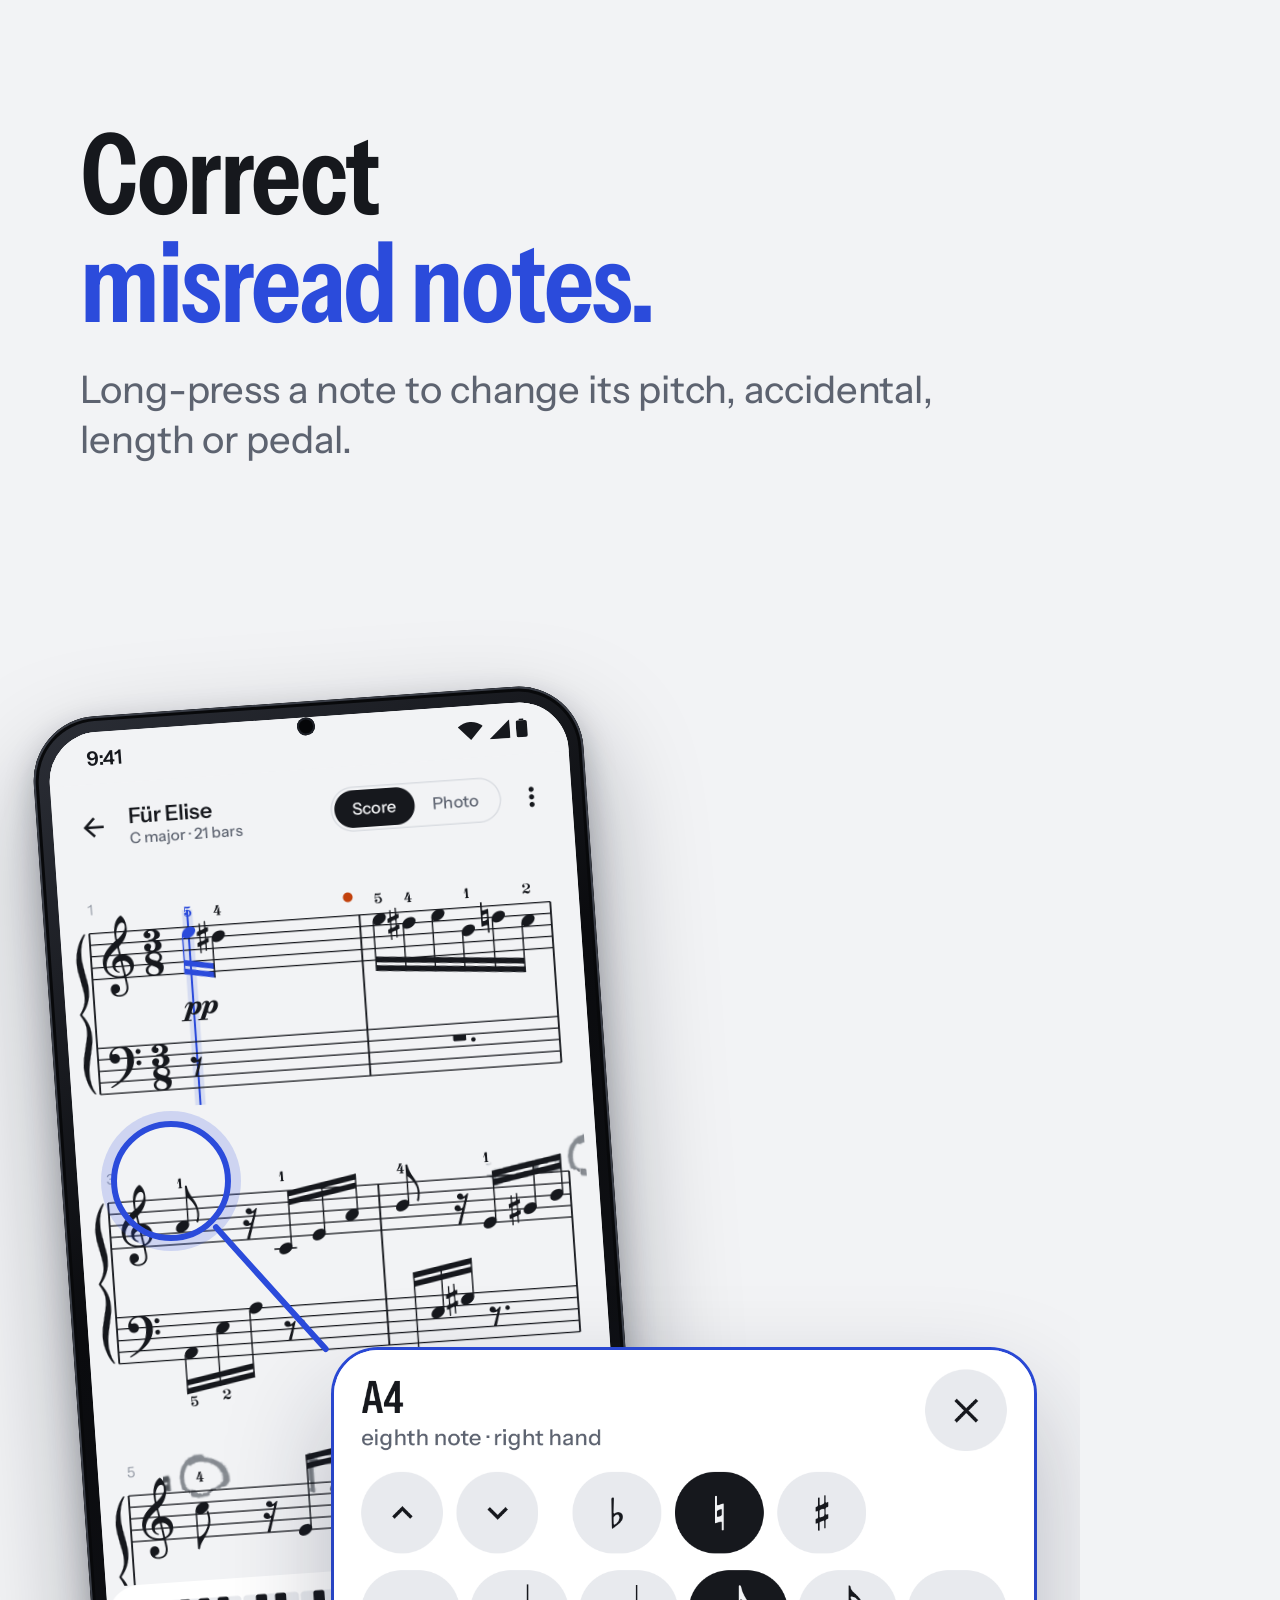
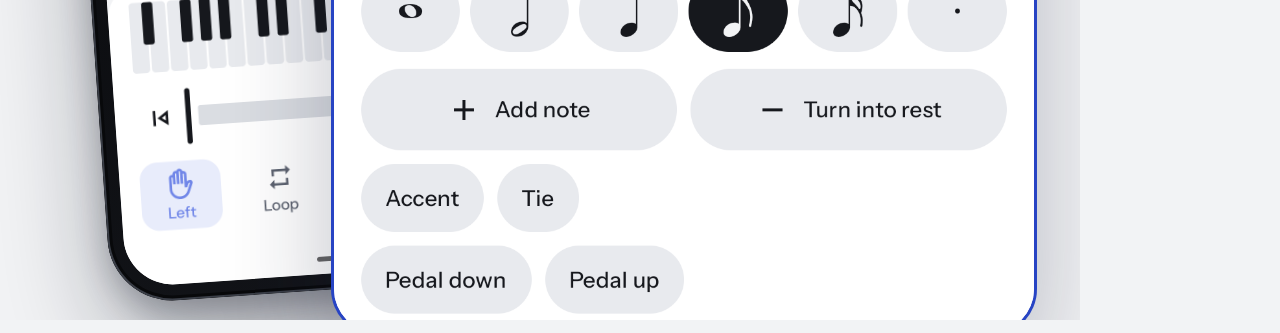
<file: store/src/04_fix.html>
<!doctype html><html><head><meta charset="utf-8"><link rel="stylesheet" href="store.css">
<style>
.txt { position: absolute; left: 80px; right: 80px; top: 120px; }
.txt .sub { margin-top: 30px; }
.phone { --w: 520px; left: 70px; top: 700px; transform: rotate(-4deg); }
.card { position: absolute; z-index: 7; right: 46px; top: 1350px; width: 700px; border-radius: 44px; overflow: hidden; background: var(--surface);
  box-shadow: 0 50px 110px rgba(20,24,50,.28), 0 0 0 3px var(--accent); }
.card img { width: 100%; display: block; }
.ring { position: absolute; z-index: 6; left: 111px; top: 1121px; width: 120px; height: 120px; border-radius: 50%; border: 6px solid var(--accent);
  box-shadow: 0 0 0 10px rgba(43,75,219,.18); }
.line { position: absolute; z-index: 6; left: 214px; top: 1222px; width: 170px; height: 6px; background: var(--accent); transform-origin: left center; transform: rotate(48deg); border-radius: 3px; }
</style></head><body>
<div class="txt">
  <div class="h">Correct<br><span class="hl">misread notes.</span></div>
  <div class="sub">Long-press a note to change its pitch, accidental, length or pedal.</div>
</div>
<div class="phone" data-shot="img/top.png"></div>
<div class="ring"></div><div class="line"></div>
<div class="card"><img src="img/edit_panel.png"></div>
<script src="store.js"></script></body></html>
</file>
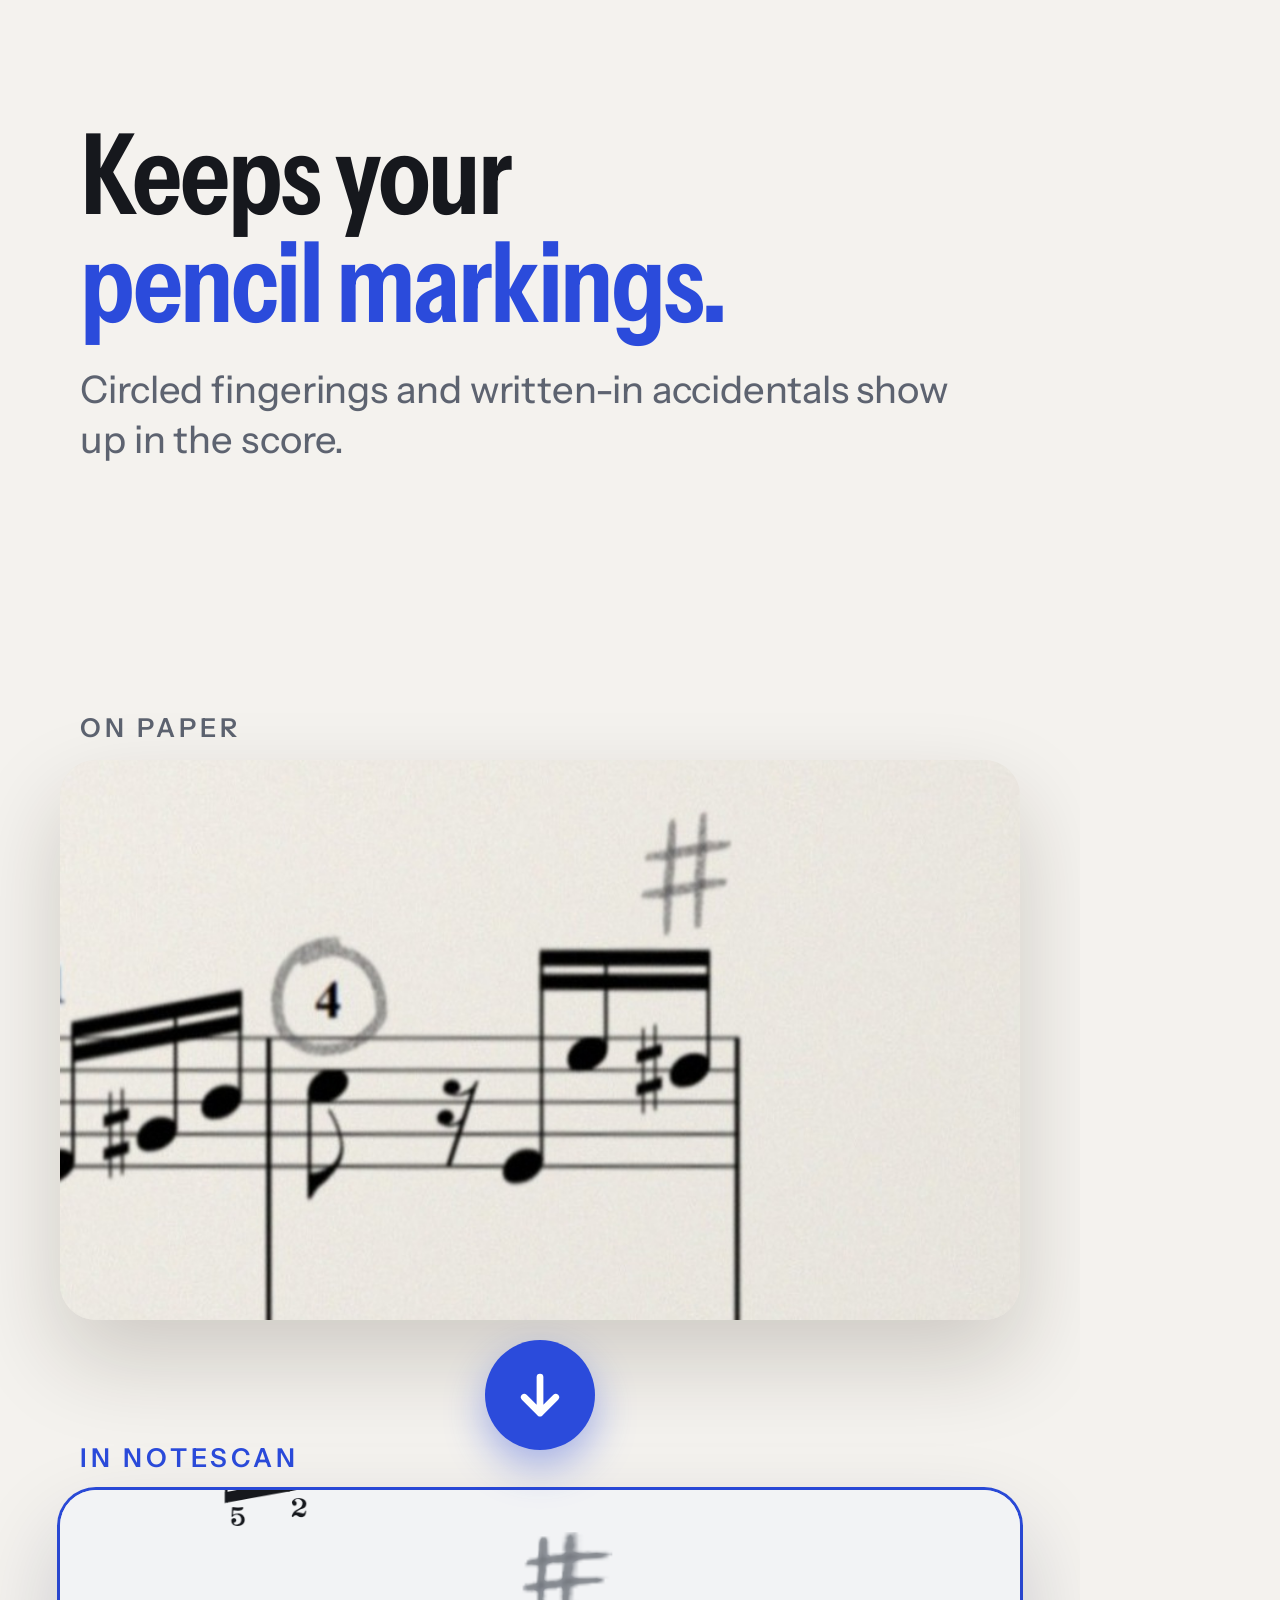
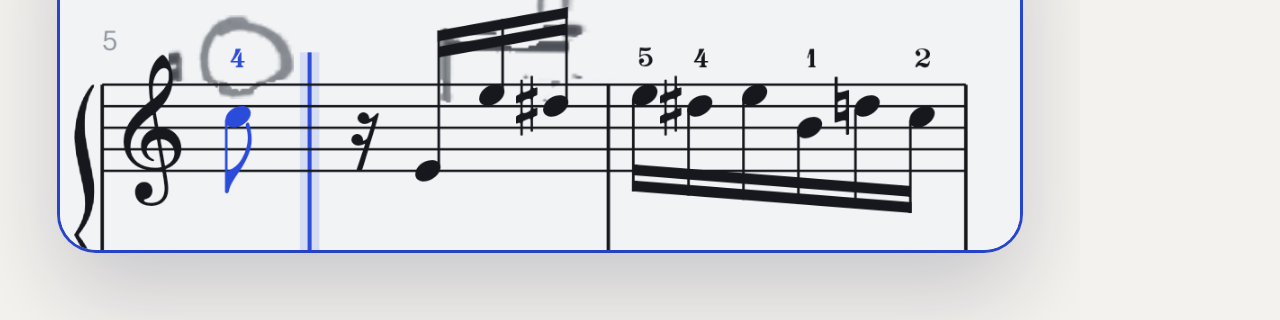
<file: store/src/05_pencil.html>
<!doctype html><html><head><meta charset="utf-8"><link rel="stylesheet" href="store.css">
<style>
body { background: #F4F2EE; }
.txt { position: absolute; left: 80px; right: 80px; top: 120px; }
.txt .sub { margin-top: 30px; }
.lbl { position: absolute; left: 80px; font-weight: 600; font-size: 26px; letter-spacing: 4px; text-transform: uppercase; color: var(--ink2); }
.card { position: absolute; left: 60px; right: 60px; border-radius: 36px; overflow: hidden; box-shadow: 0 40px 90px rgba(40,30,10,.18); }
.paper { top: 760px; height: 560px; background: #ece9e2; }
.paper img { width: 100%; height: 100%; object-fit: cover; object-position: left 75%; display: block; }
.app { top: 1490px; height: 360px; background: var(--bg); box-shadow: 0 40px 90px rgba(20,24,60,.2), 0 0 0 3px var(--accent); }
.app img { width: 100%; height: 100%; object-fit: cover; object-position: right top; display: block; }
.arrow { position: absolute; left: 50%; top: 1340px; width: 110px; height: 110px; margin-left: -55px; border-radius: 50%; background: var(--accent);
  display: grid; place-items: center; box-shadow: 0 16px 40px rgba(43,75,219,.4); z-index: 3; }
.arrow svg { width: 54px; height: 54px; stroke: #fff; stroke-width: 3; fill: none; stroke-linecap: round; stroke-linejoin: round; }
</style></head><body>
<div class="txt">
  <div class="h">Keeps your<br><span class="hl">pencil markings.</span></div>
  <div class="sub">Circled fingerings and written-in accidentals show up in the score.</div>
</div>
<div class="lbl" style="top:712px">On paper</div>
<div class="card paper"><img src="img/pencil_paper.jpg"></div>
<div class="arrow"><svg viewBox="0 0 24 24"><path d="M12 4v16M5 13l7 7 7-7"/></svg></div>
<div class="lbl" style="top:1442px; color: var(--accent)">In NoteScan</div>
<div class="card app"><img src="img/pencil_app.png"></div>
<script src="store.js"></script></body></html>
</file>
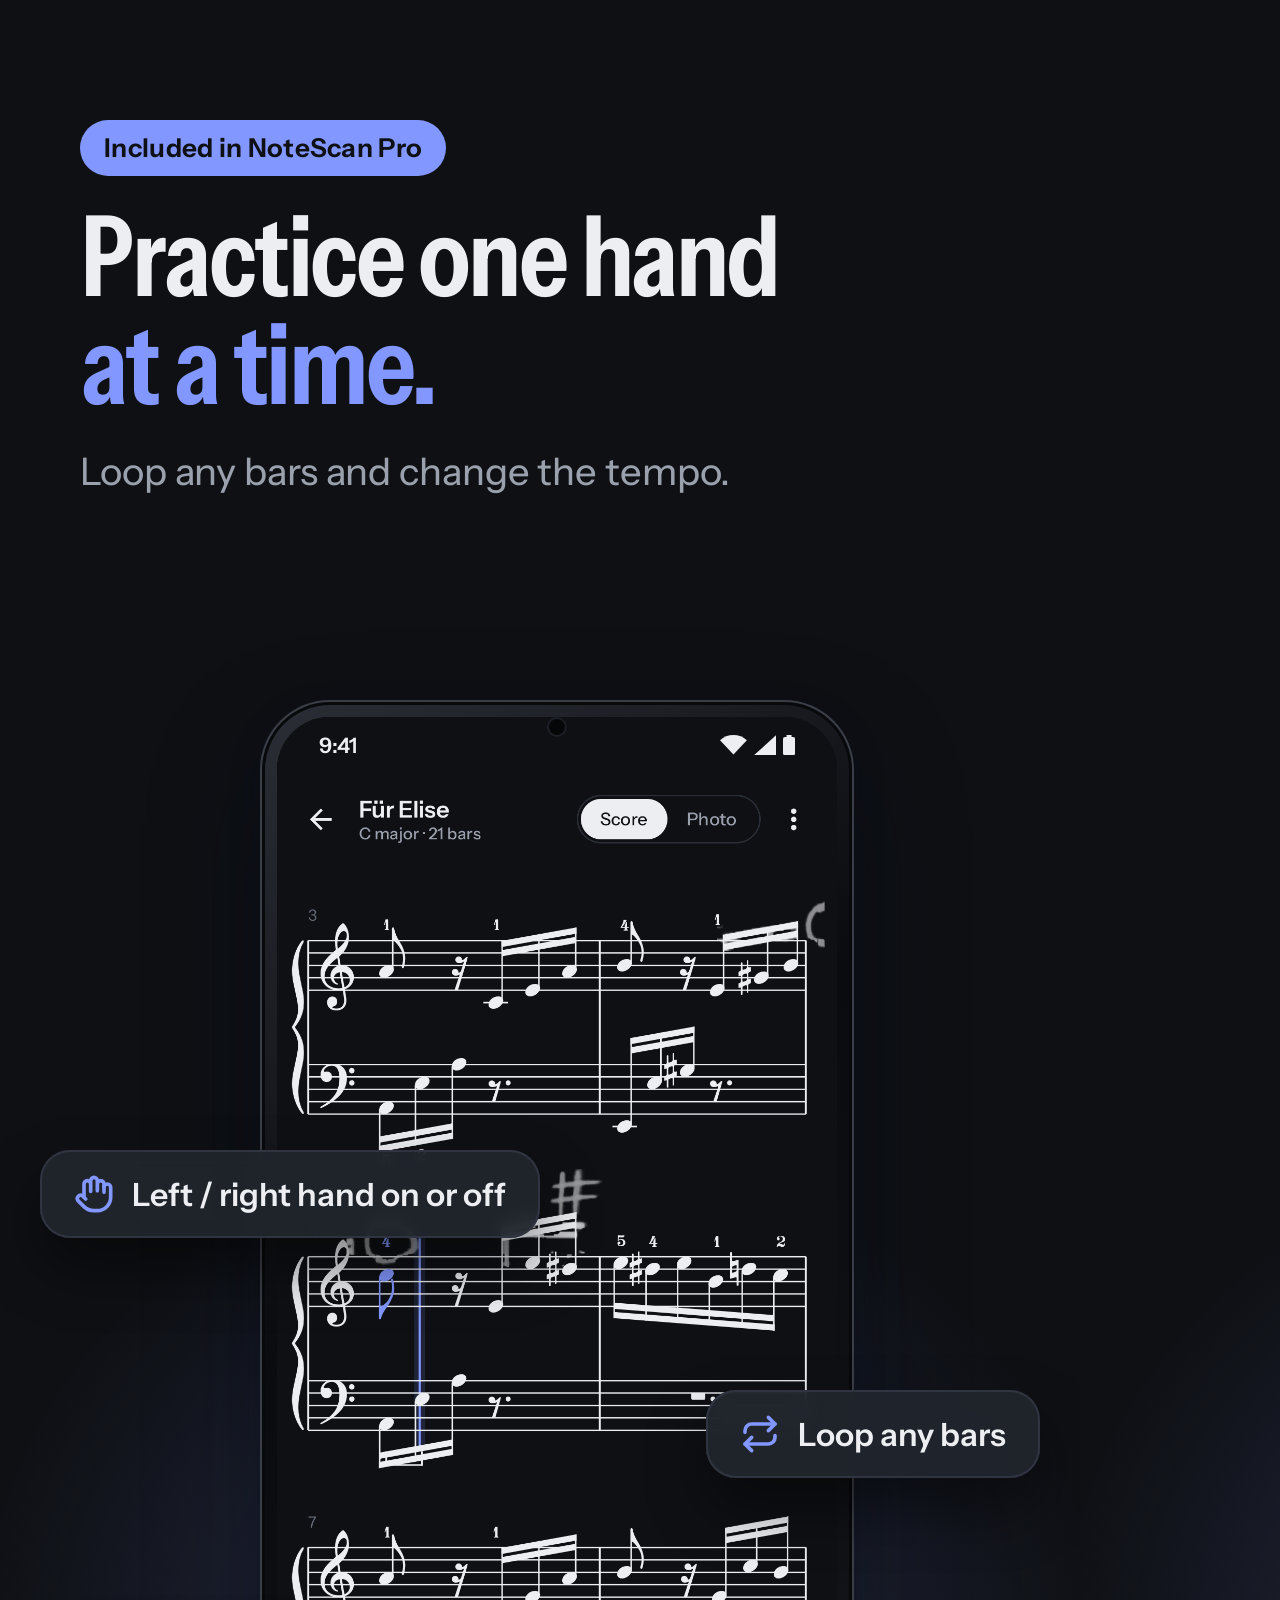
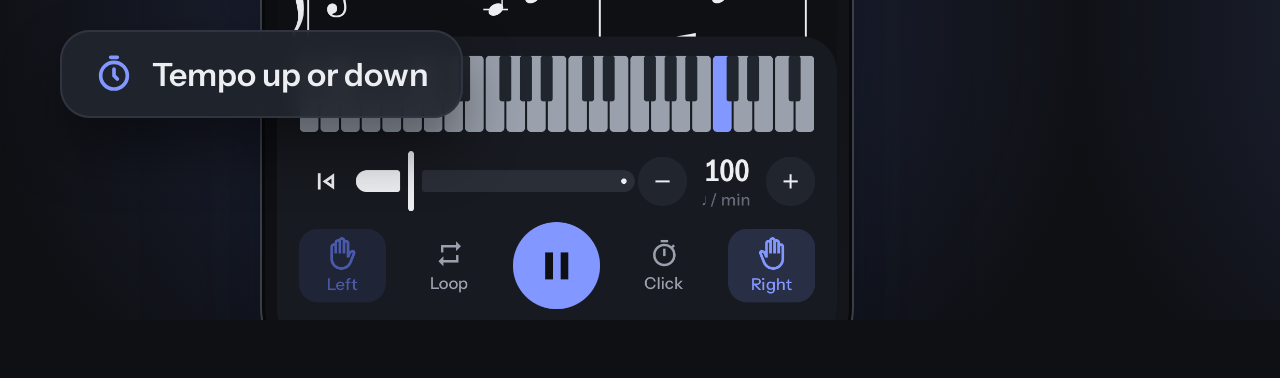
<file: store/src/06_practice.html>
<!doctype html><html><head><meta charset="utf-8"><link rel="stylesheet" href="store.css">
<style>
body { background: radial-gradient(800px 700px at 50% 85%, rgba(130,151,255,.22), transparent 70%), var(--night); }
.txt { position: absolute; left: 80px; right: 80px; top: 120px; }
.txt .sub { margin-top: 30px; }
.phone { --w: 560px; left: 260px; top: 700px; }
.phone .screen { background: var(--night); }
.f { position: absolute; z-index: 5; display: flex; align-items: center; gap: 18px; padding: 24px 34px; border-radius: 30px; font-weight: 600; font-size: 32px;
  color: var(--nink); background: rgba(33,37,45,.92); backdrop-filter: blur(10px); box-shadow: 0 30px 60px rgba(0,0,0,.45), inset 0 0 0 2px #2f3440; }
.f svg { width: 40px; height: 40px; fill: none; stroke: var(--accent-lt); stroke-width: 2.2; stroke-linecap: round; stroke-linejoin: round; }
</style></head><body class="on-dark">
<div class="txt">
  <div class="probadge">Included in NoteScan Pro</div>
  <div class="h">Practice one hand<br><span class="hl">at a time.</span></div>
  <div class="sub">Loop any bars and change the tempo.</div>
</div>
<div class="phone dark" data-shot="img/play_dark.png"></div>
<div class="f" style="left:40px; top:1150px"><svg viewBox="0 0 24 24"><path d="M18 11V6a2 2 0 0 0-4 0M14 10V4a2 2 0 0 0-4 0v2M10 10.5V6a2 2 0 0 0-4 0v8"/><path d="M18 8a2 2 0 1 1 4 0v6a8 8 0 0 1-8 8h-2c-2.8 0-4.5-.9-6-2.4l-3.6-3.6a2 2 0 0 1 2.8-2.8L7 15"/></svg>Left / right hand on or off</div>
<div class="f" style="right:40px; top:1390px"><svg viewBox="0 0 24 24"><path d="m17 2 4 4-4 4"/><path d="M3 11v-1a4 4 0 0 1 4-4h14"/><path d="m7 22-4-4 4-4"/><path d="M21 13v1a4 4 0 0 1-4 4H3"/></svg>Loop any bars</div>
<div class="f" style="left:60px; top:1630px"><svg viewBox="0 0 24 24"><circle cx="12" cy="13" r="8"/><path d="M12 9v4l2 2M10 2h4"/></svg>Tempo up or down</div>
<script src="store.js"></script></body></html>
</file>
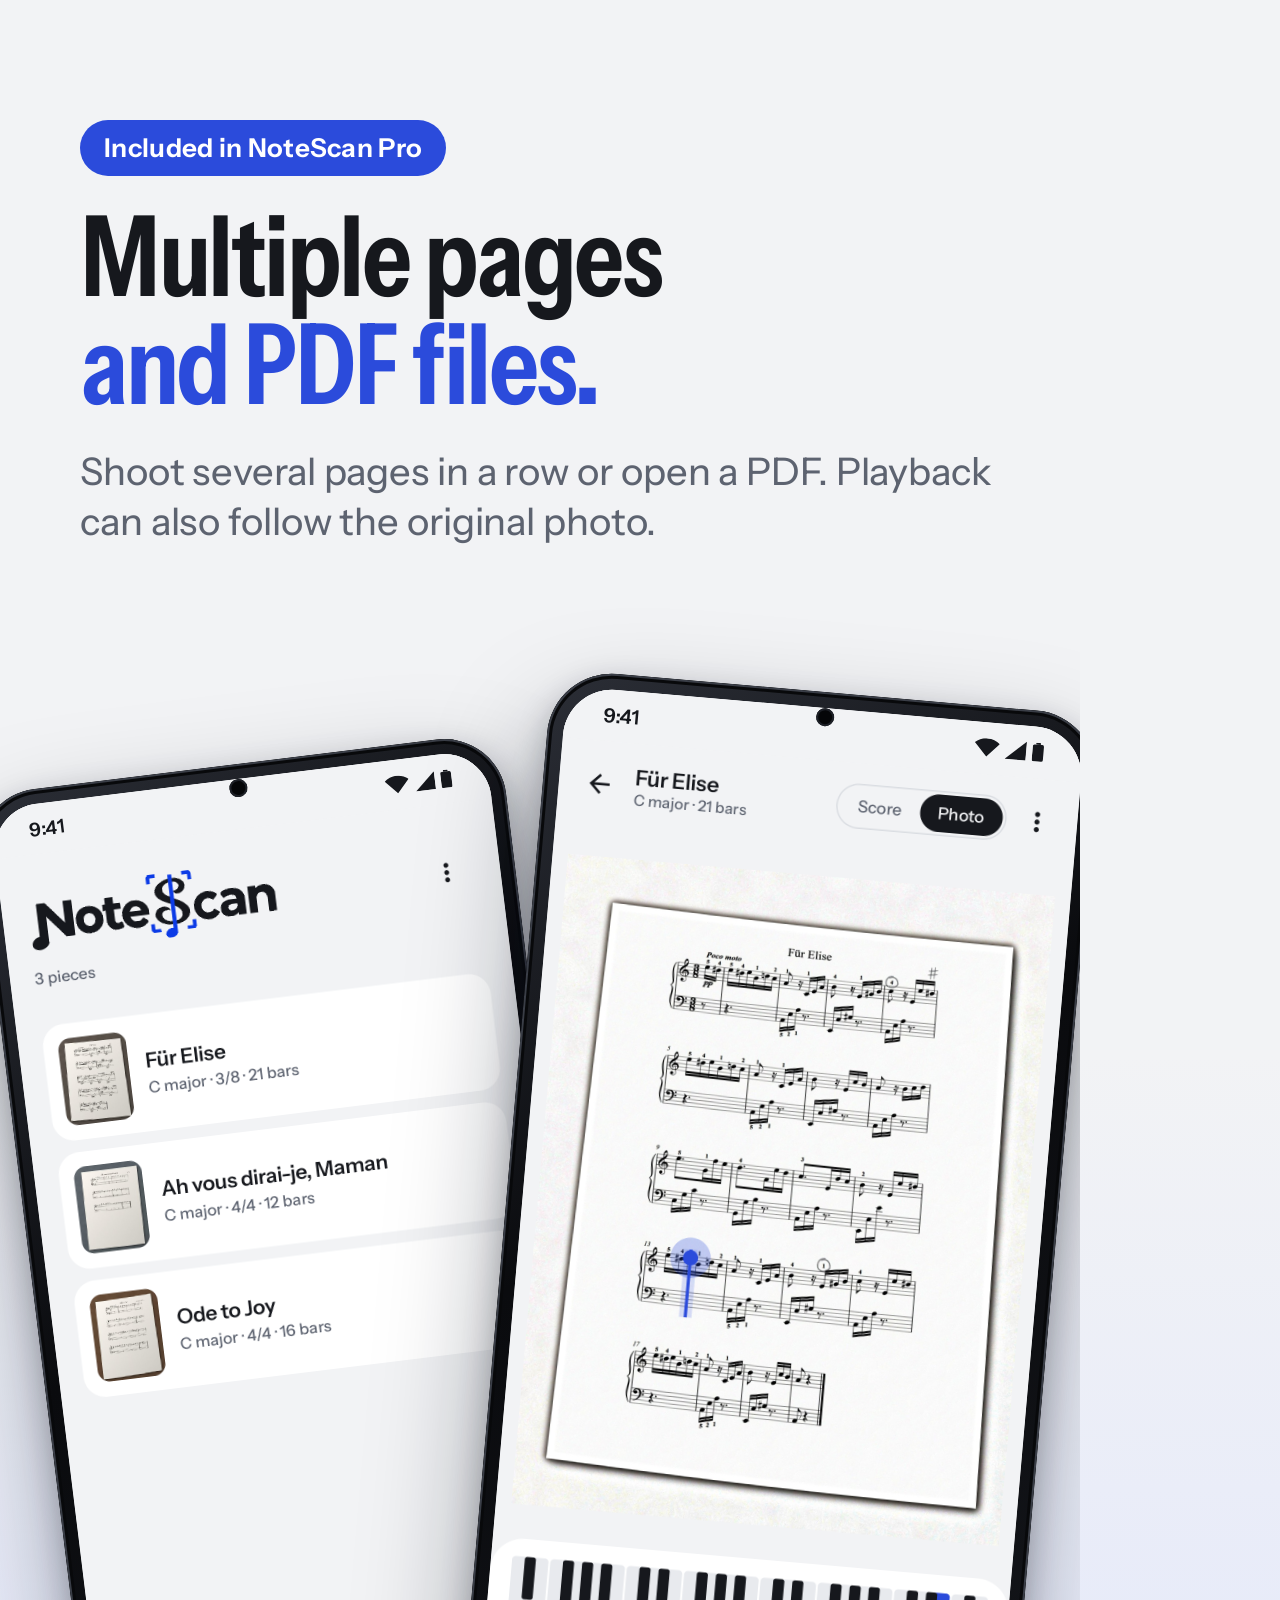
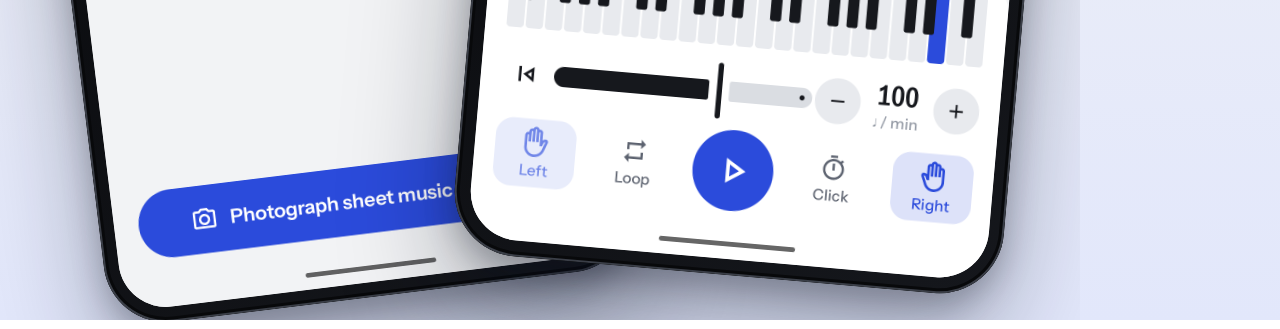
<file: store/src/07_library.html>
<!doctype html><html><head><meta charset="utf-8"><link rel="stylesheet" href="store.css">
<style>
body { background: linear-gradient(180deg, var(--bg) 0%, var(--bg) 55%, var(--soft) 100%); }
.txt { position: absolute; left: 80px; right: 80px; top: 120px; }
.txt .sub { margin-top: 30px; }
.back { --w: 500px; left: 40px; top: 760px; transform: rotate(-7deg); }
.front { --w: 520px; left: 500px; top: 690px; transform: rotate(5deg); }
.badge { position: absolute; z-index: 5; left: 70px; top: 1660px; display: flex; gap: 14px; }
</style></head><body>
<div class="txt">
  <div class="probadge">Included in NoteScan Pro</div>
  <div class="h">Multiple pages<br><span class="hl">and PDF files.</span></div>
  <div class="sub">Shoot several pages in a row or open a PDF. Playback can also follow the original photo.</div>
</div>
<div class="phone back" data-shot="img/library.png"></div>
<div class="phone front" data-shot="img/photo.png"></div>
<script src="store.js"></script></body></html>
</file>
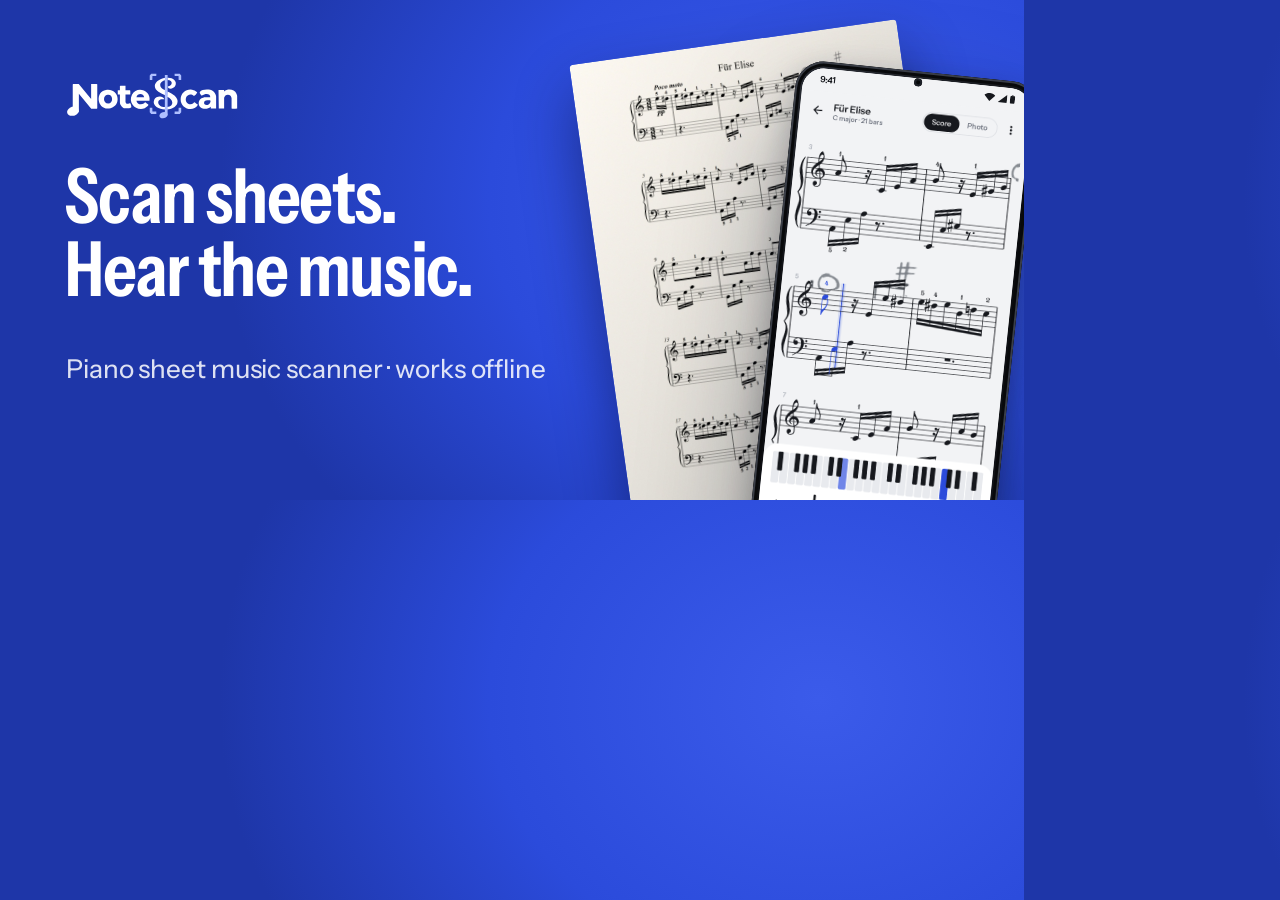
<file: store/src/feature.html>
<!doctype html><html class="feature"><head><meta charset="utf-8"><link rel="stylesheet" href="store.css">
<style>
html, body { width: 1024px; height: 500px; }
body { background: radial-gradient(600px 500px at 80% 40%, #3B5BEA, var(--accent) 55%, var(--accent-dk)); overflow: hidden; }
.logo { position: absolute; left: 64px; top: 70px; height: 52px; }
.h { position: absolute; left: 64px; top: 160px; color: #fff; font-size: 76px; letter-spacing: -1.6px; }
.sub { position: absolute; left: 66px; top: 352px; color: rgba(255,255,255,.85); font-size: 26px; }
.sheet { position: absolute; left: 600px; top: 40px; width: 330px; transform: rotate(-8deg); border-radius: 4px; box-shadow: 0 30px 60px rgba(0,0,30,.45); }
.phone { --w: 230px; left: 770px; top: 70px; transform: rotate(6deg); }
.keys { left: 560px; right: -20px; bottom: -6px; height: 90px; gap: 4px; }
.keys .w { border-radius: 0 0 8px 8px; }
.keys .on-key { background: #C9D4FF !important; box-shadow: 0 0 30px 8px rgba(255,255,255,.6) !important; }
</style></head><body>
<img class="logo" src="logo_long_white.svg">
<div class="h">Scan sheets.<br>Hear the music.</div>
<div class="sub">Piano sheet music scanner · works offline</div>
<img class="sheet" src="img/sheet_flat.jpg">
<div class="phone" data-shot="img/play.png"></div>
<script src="store.js"></script></body></html>
</file>
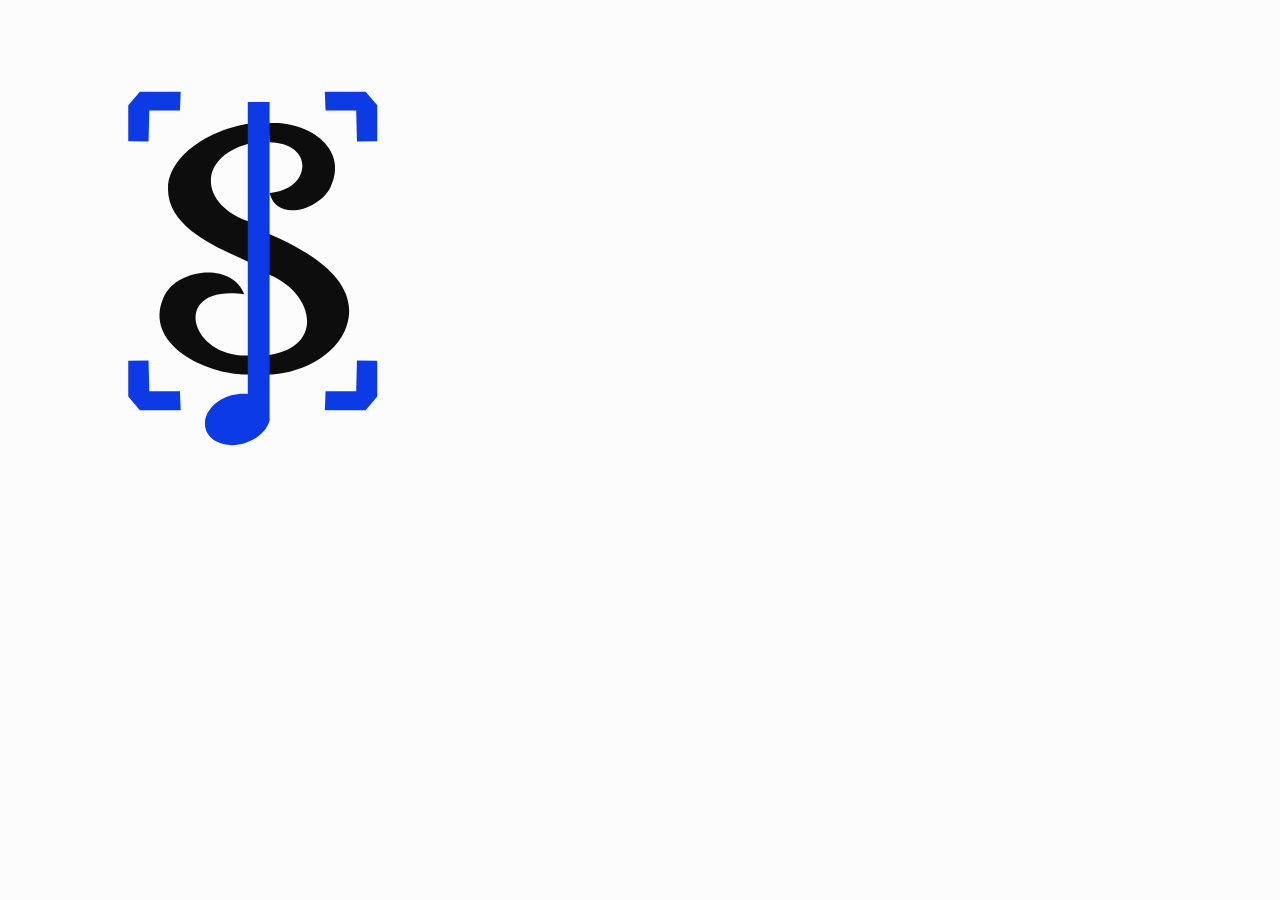
<file: store/src/icon.html>
<!doctype html><html><head><meta charset="utf-8">
<style>
html, body { margin: 0; width: 512px; height: 512px; overflow: hidden; background: #FCFCFC; }
img { position: absolute; left: 21px; top: 18px; width: 470px; height: 470px; }
</style></head><body><img src="logo_icon.svg"></body></html>
</file>
<file: store/src/store.css>
/* Gemeinsame Gestaltung der Store-Grafiken (Farben/Schrift wie ui/theme/Theme.kt) */
@font-face { font-family: Inst; src: url(instrument_sans.ttf); font-weight: 400 700; font-stretch: 75% 100%; }
:root {
  --bg: #F2F3F5; --surface: #fff; --raised: #E8EAEE; --ink: #16181D; --ink2: #5D6370; --ink3: #9399A4; --line: #DADDE2;
  --accent: #2B4BDB; --accent-dk: #1E36A8; --accent-lt: #8297FF; --soft: #E2E7FB;
  --night: #0E1014; --night2: #171A20; --night3: #21252D; --nink: #ECEEF2; --nink2: #9AA0AC;
}
* { box-sizing: border-box; margin: 0; padding: 0; }
html, body { width: 1080px; height: 1920px; overflow: hidden; }
body { font-family: Inst, sans-serif; color: var(--ink); background: var(--bg); position: relative; -webkit-font-smoothing: antialiased; }
.feature, .feature body { width: 1024px; height: 500px; }

.h { font-weight: 640; font-stretch: 78%; font-variation-settings: "wdth" 78; font-size: 112px; line-height: .96; letter-spacing: -2.5px; }
.sub { font-weight: 450; font-size: 38px; line-height: 1.32; color: var(--ink2); letter-spacing: -.1px; }
.kicker { font-weight: 600; font-size: 26px; letter-spacing: 4px; text-transform: uppercase; color: var(--accent); }
.on-dark .sub { color: var(--nink2); }
.on-dark .h { color: var(--nink); }
.hl { color: var(--accent); }
.on-dark .hl { color: var(--accent-lt); }

/* Telefon */
.phone { --w: 600px; position: absolute; width: var(--w); height: calc(var(--w) * 2400 / 1080); padding: calc(var(--w) * .03);
  background: linear-gradient(145deg, #2b2e36, #0a0b0e 40%, #15171c); border-radius: calc(var(--w) * .125); box-sizing: content-box;
  box-shadow: inset 0 0 0 2px #3a3e47, inset 0 0 0 5px #08090b, 0 50px 110px rgba(10, 14, 30, .35), 0 12px 30px rgba(10, 14, 30, .25); }
.phone .screen { position: relative; width: 100%; height: 100%; border-radius: calc(var(--w) * .095); overflow: hidden; background: var(--bg); }
.phone .screen img.shot { position: absolute; left: 0; top: 0; width: 100%; display: block; }
.phone .sb { position: absolute; left: 0; right: 0; top: 0; height: calc(var(--w) * .1); display: flex; align-items: center; justify-content: space-between;
  padding: 0 calc(var(--w) * .075); font-weight: 600; font-size: calc(var(--w) * .038); background: var(--bg); color: var(--ink); z-index: 2; }
.phone.dark .sb { background: var(--night); color: var(--nink); }
.phone .sb svg { height: calc(var(--w) * .036); fill: currentColor; margin-left: calc(var(--w) * .012); }
.phone .cam { position: absolute; z-index: 3; top: calc(var(--w) * .03); left: 50%; width: calc(var(--w) * .036); height: calc(var(--w) * .036);
  transform: translateX(-50%); border-radius: 50%; background: #050608; box-shadow: inset 0 0 0 2px #1d2027; }

/* Sucher-Ecken wie im Logo */
.finder { position: absolute; pointer-events: none; }
.finder i { position: absolute; width: 74px; height: 74px; border: 0 solid var(--accent); }
.finder i:nth-child(1) { left: 0; top: 0; border-left-width: 14px; border-top-width: 14px; border-top-left-radius: 8px; }
.finder i:nth-child(2) { right: 0; top: 0; border-right-width: 14px; border-top-width: 14px; border-top-right-radius: 8px; }
.finder i:nth-child(3) { left: 0; bottom: 0; border-left-width: 14px; border-bottom-width: 14px; border-bottom-left-radius: 8px; }
.finder i:nth-child(4) { right: 0; bottom: 0; border-right-width: 14px; border-bottom-width: 14px; border-bottom-right-radius: 8px; }

/* Klaviatur */
.keys { position: absolute; display: flex; gap: 6px; }
.keys .w { position: relative; flex: 1; background: #fff; border-radius: 0 0 12px 12px; box-shadow: inset 0 -8px 0 rgba(0,0,0,.06); }
.keys .w.on { background: linear-gradient(#fff, var(--soft)); }
.keys .b { position: absolute; top: 0; width: 62%; height: 60%; right: -34%; z-index: 2; background: #0E1014; border-radius: 0 0 9px 9px;
  box-shadow: inset 0 -6px 0 rgba(255,255,255,.08); }
.keys .on-key { background: var(--accent) !important; box-shadow: 0 0 40px 6px rgba(43,75,219,.55) !important; }
.keys .on-lt { background: var(--accent-lt) !important; box-shadow: 0 0 40px 6px rgba(130,151,255,.6) !important; }

.chip { display: inline-flex; align-items: center; gap: 14px; padding: 18px 30px; border-radius: 100px; font-weight: 600; font-size: 30px;
  background: var(--surface); color: var(--ink); box-shadow: 0 8px 24px rgba(20, 24, 40, .08); }
.chip svg { width: 32px; height: 32px; fill: none; stroke: var(--accent); stroke-width: 2.4; stroke-linecap: round; stroke-linejoin: round; }
.on-dark .chip { background: var(--night3); color: var(--nink); box-shadow: none; }
.on-dark .chip svg { stroke: var(--accent-lt); }
.probadge { display: inline-block; margin-bottom: 26px; padding: 12px 24px; border-radius: 100px; font-weight: 650; font-size: 26px; letter-spacing: .3px;
  background: var(--accent); color: #fff; }
.on-dark .probadge { background: var(--accent-lt); color: var(--night); }
</file>
